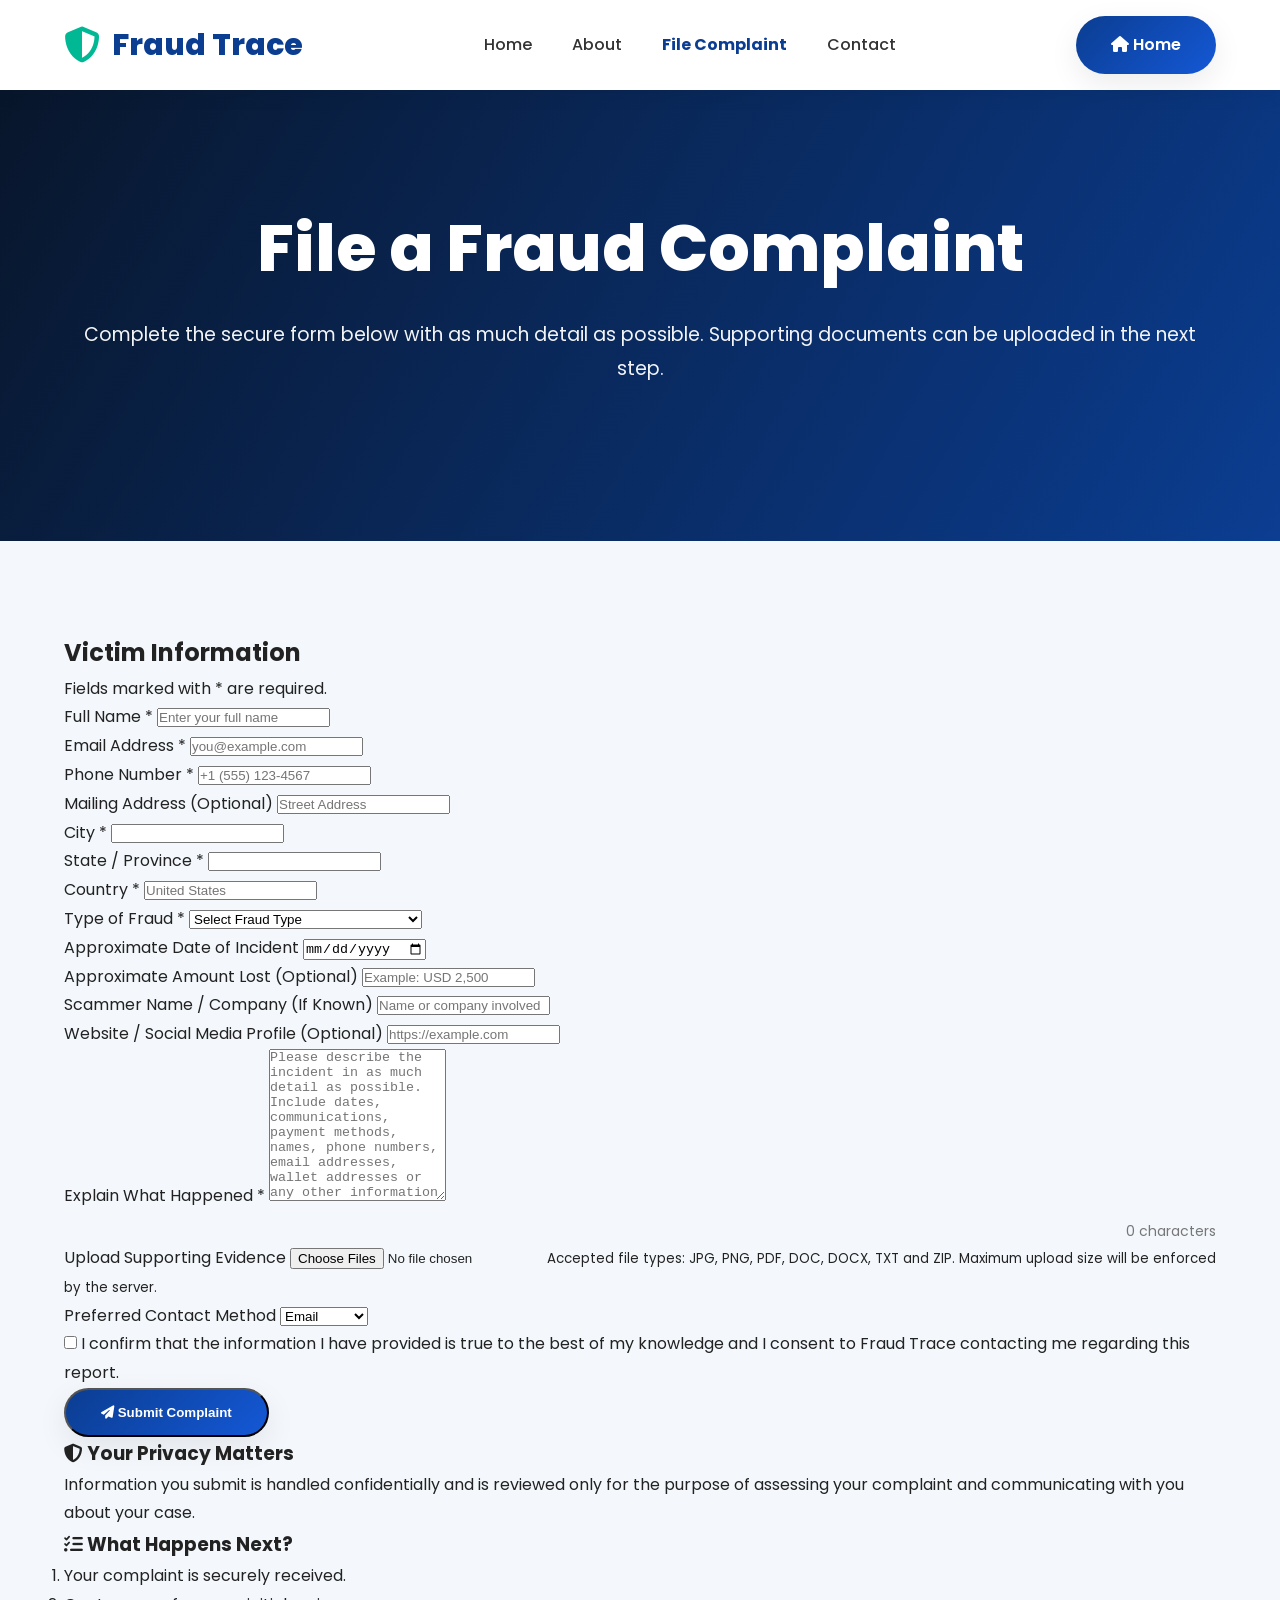
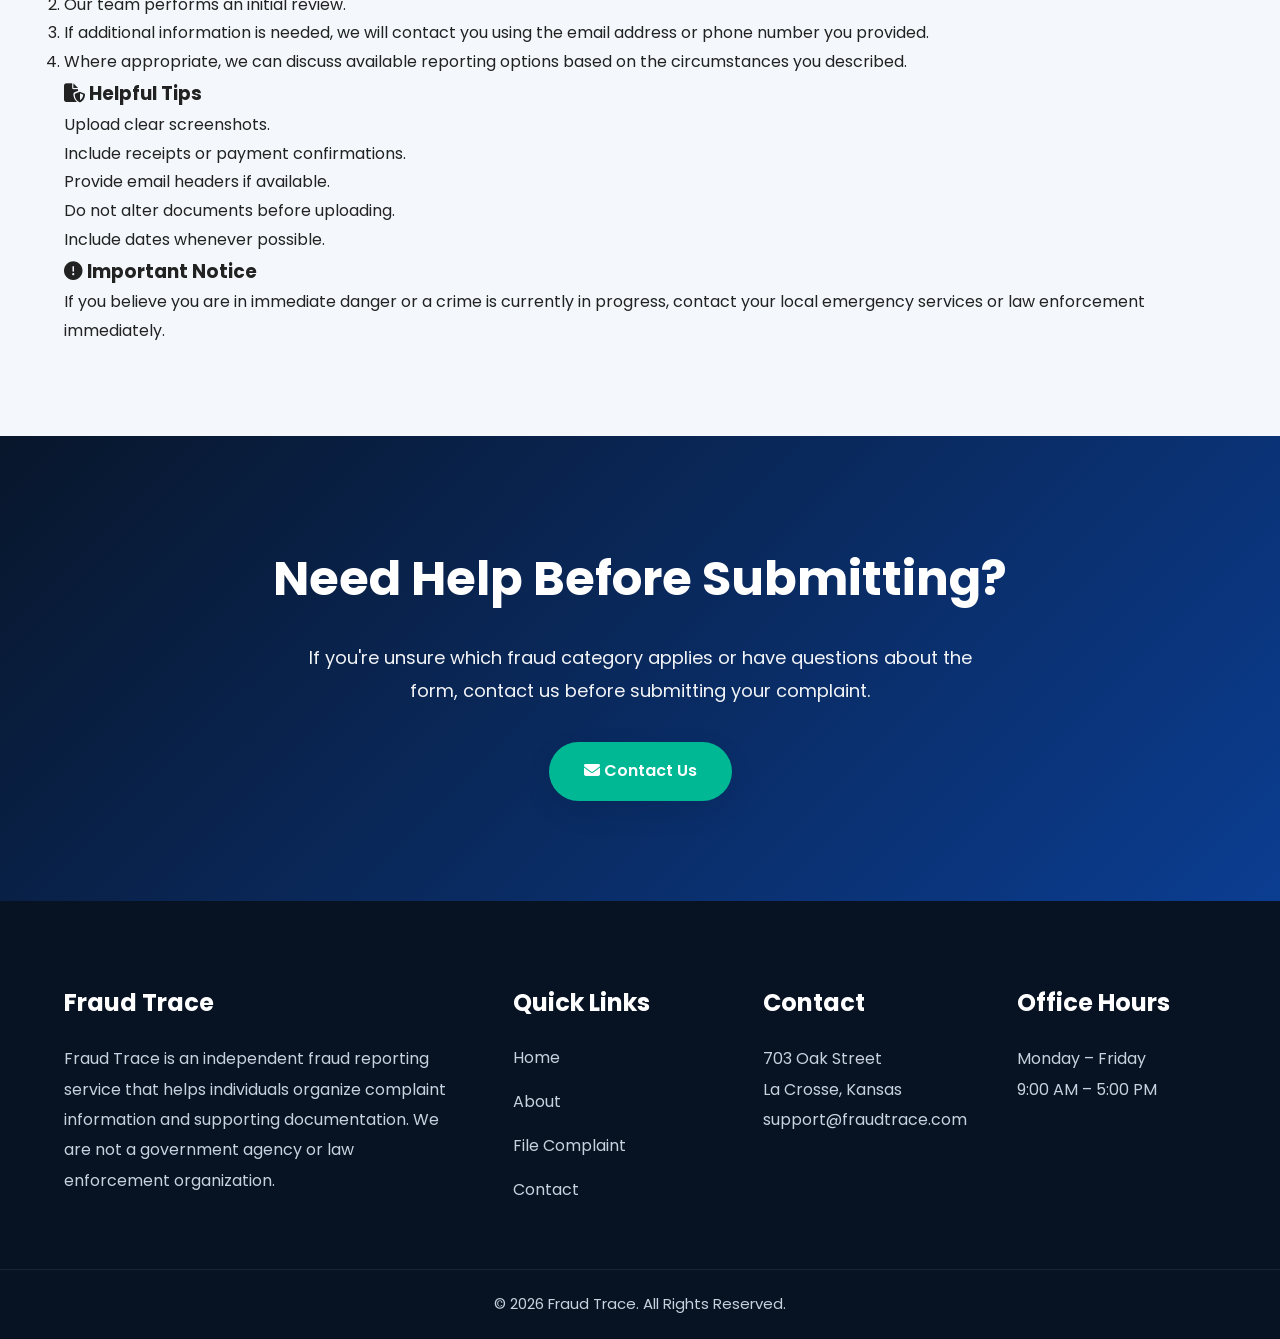
<file: complaint.html>
<!DOCTYPE html>
<html lang="en">

<head>

<meta charset="UTF-8">

<meta http-equiv="X-UA-Compatible" content="IE=edge">

<meta name="viewport" content="width=device-width, initial-scale=1.0">

<title>File a Complaint | Fraud Trace</title>

<meta name="description"
content="Securely report fraud or scams to Fraud Trace. Submit your complaint and supporting evidence for review.">

<link rel="preconnect" href="https://fonts.googleapis.com">

<link rel="preconnect" href="https://fonts.gstatic.com" crossorigin>

<link href="https://fonts.googleapis.com/css2?family=Poppins:wght@300;400;500;600;700;800&display=swap"
rel="stylesheet">

<link rel="stylesheet"
href="https://cdnjs.cloudflare.com/ajax/libs/font-awesome/6.6.0/css/all.min.css">

<link rel="stylesheet" href="css/style.css">

</head>

<body>

<!-- ===========================
HEADER
=========================== -->

<header>

<div class="container">

<div class="logo">

<i class="fa-solid fa-shield-halved"></i>

<span>Fraud Trace</span>

</div>

<nav>

<ul>

<li><a href="index.html">Home</a></li>

<li><a href="about.html">About</a></li>

<li><a href="complaint.html" class="active">File Complaint</a></li>

<li><a href="contact.html">Contact</a></li>

</ul>

</nav>

<a href="index.html" class="btn-primary">

<i class="fa-solid fa-house"></i>

Home

</a>

</div>

</header>

<!-- ===========================
PAGE HERO
=========================== -->

<section class="hero small-hero">

<div class="container">

<div class="hero-content text-center">

<h1>

File a Fraud Complaint

</h1>

<p>

Complete the secure form below with as much detail as possible.

Supporting documents can be uploaded in the next step.

</p>

</div>

</div>

</section>

<!-- ===========================
FORM
=========================== -->

<section class="complaint-section">

<div class="container">

<div class="complaint-wrapper">

<div class="form-side">

<div class="form-title">

<h2>

Victim Information

</h2>

<p>

Fields marked with *

are required.

</p>

</div>

<form
id="complaintForm"
action="submit-complaint.php"
method="POST"
enctype="multipart/form-data">

<!-- ===========================
FULL NAME
=========================== -->

<div class="form-group">

<label>

Full Name *

</label>

<input
type="text"
name="fullname"
placeholder="Enter your full name"
required>

</div>

<!-- ===========================
EMAIL
=========================== -->

<div class="form-group">

<label>

Email Address *

</label>

<input
type="email"
name="email"
placeholder="you@example.com"
required>

</div>

<!-- ===========================
PHONE
=========================== -->

<div class="form-group">

<label>

Phone Number *

</label>

<input
type="tel"
name="phone"
placeholder="+1 (555) 123-4567"
required>

</div>

<!-- ===========================
MAILING ADDRESS
=========================== -->

<div class="form-group">

<label>

Mailing Address (Optional)

</label>

<input
type="text"
name="address"
placeholder="Street Address">

</div>

<!-- ===========================
CITY
=========================== -->

<div class="two-column">

<div class="form-group">

<label>

City *

</label>

<input
type="text"
name="city"
required>

</div>

<div class="form-group">

<label>

State / Province *

</label>

<input
type="text"
name="state"
required>

</div>

</div>

<!-- ===========================
COUNTRY
=========================== -->

<div class="form-group">

<label>

Country *

</label>

<input
type="text"
name="country"
placeholder="United States"
required>

</div>
<!-- ===========================
FRAUD TYPE
=========================== -->

<div class="form-group">

<label>

Type of Fraud *

</label>

<select name="fraudType" required>

<option value="">Select Fraud Type</option>

<option>Romance Scam</option>

<option>Investment Fraud</option>

<option>Cryptocurrency Scam</option>

<option>Business Email Compromise (BEC)</option>

<option>Identity Theft</option>

<option>Check Fraud</option>

<option>Online Shopping Scam</option>

<option>Employment Scam</option>

<option>Advance Fee Scam</option>

<option>Lottery / Sweepstakes Scam</option>

<option>Tech Support Scam</option>

<option>Other</option>

</select>

</div>

<!-- ===========================
DATE OF INCIDENT
=========================== -->

<div class="form-group">

<label>

Approximate Date of Incident

</label>

<input

type="date"

name="incidentDate">

</div>

<!-- ===========================
AMOUNT LOST
=========================== -->

<div class="form-group">

<label>

Approximate Amount Lost (Optional)

</label>

<input

type="text"

name="amountLost"

placeholder="Example: USD 2,500">

</div>

<!-- ===========================
SCAMMER NAME
=========================== -->

<div class="form-group">

<label>

Scammer Name / Company (If Known)

</label>

<input

type="text"

name="scammer"

placeholder="Name or company involved">

</div>

<!-- ===========================
WEBSITE
=========================== -->

<div class="form-group">

<label>

Website / Social Media Profile (Optional)

</label>

<input

type="url"

name="website"

placeholder="https://example.com">

</div>

<!-- ===========================
DESCRIPTION
=========================== -->

<div class="form-group">

<label>

Explain What Happened *

</label>

<textarea

name="description"

rows="10"

placeholder="Please describe the incident in as much detail as possible. Include dates, communications, payment methods, names, phone numbers, email addresses, wallet addresses or any other information that may help us understand your report."

required></textarea>

</div>

<!-- ===========================
EVIDENCE
=========================== -->

<div class="form-group">

<label>

Upload Supporting Evidence

</label>

<input

type="file"

name="evidence"

multiple

accept=".jpg,.jpeg,.png,.pdf,.doc,.docx,.txt,.zip">

<small>

Accepted file types:

JPG, PNG, PDF, DOC, DOCX, TXT and ZIP.

Maximum upload size will be enforced by the server.

</small>

</div>

<!-- ===========================
CONTACT METHOD
=========================== -->

<div class="form-group">

<label>

Preferred Contact Method

</label>

<select name="contactMethod">

<option>Email</option>

<option>Phone Call</option>

<option>SMS</option>

</select>

</div>

<!-- ===========================
CONSENT
=========================== -->

<div class="form-group checkbox-group">

<label>

<input

type="checkbox"

required>

I confirm that the information I have provided is true to the best of my knowledge and I consent to Fraud Trace contacting me regarding this report.

</label>

</div>

<!-- ===========================
SUBMIT
=========================== -->

<div class="form-group">

<button

type="submit"

class="btn-primary submit-btn">

<i class="fa-solid fa-paper-plane"></i>

Submit Complaint

</button>

</div>

</form>

</div>
<!-- ==========================================
     RIGHT SIDEBAR
========================================== -->

<div class="info-side">

<div class="info-card">

<h3>

<i class="fa-solid fa-shield-halved"></i>

Your Privacy Matters

</h3>

<p>

Information you submit is handled confidentially and is reviewed only for the purpose of assessing your complaint and communicating with you about your case.

</p>

</div>

<div class="info-card">

<h3>

<i class="fa-solid fa-list-check"></i>

What Happens Next?

</h3>

<ol>

<li>Your complaint is securely received.</li>

<li>Our team performs an initial review.</li>

<li>If additional information is needed, we will contact you using the email address or phone number you provided.</li>

<li>Where appropriate, we can discuss available reporting options based on the circumstances you described.</li>

</ol>

</div>

<div class="info-card">

<h3>

<i class="fa-solid fa-file-shield"></i>

Helpful Tips

</h3>

<ul>

<li>Upload clear screenshots.</li>

<li>Include receipts or payment confirmations.</li>

<li>Provide email headers if available.</li>

<li>Do not alter documents before uploading.</li>

<li>Include dates whenever possible.</li>

</ul>

</div>

<div class="info-card emergency">

<h3>

<i class="fa-solid fa-circle-exclamation"></i>

Important Notice

</h3>

<p>

If you believe you are in immediate danger or a crime is currently in progress, contact your local emergency services or law enforcement immediately.

</p>

</div>

</div>

</div>

</div>

</section>

<!-- ==========================================
     CONTACT STRIP
========================================== -->

<section class="cta">

<div class="container">

<h2>

Need Help Before Submitting?

</h2>

<p>

If you're unsure which fraud category applies or have questions about the form, contact us before submitting your complaint.

</p>

<a href="contact.html" class="btn-primary">

<i class="fa-solid fa-envelope"></i>

Contact Us

</a>

</div>

</section>

<!-- ==========================================
     FOOTER
========================================== -->

<footer>

<div class="container footer-grid">

<div>

<h3>

Fraud Trace

</h3>

<p>

Fraud Trace is an independent fraud reporting service that helps individuals organize complaint information and supporting documentation. We are not a government agency or law enforcement organization.

</p>

</div>

<div>

<h3>

Quick Links

</h3>

<ul>

<li><a href="index.html">Home</a></li>

<li><a href="about.html">About</a></li>

<li><a href="complaint.html">File Complaint</a></li>

<li><a href="contact.html">Contact</a></li>

</ul>

</div>

<div>

<h3>

Contact

</h3>

<p>

703 Oak Street<br>

La Crosse, Kansas

</p>

<p>

support@fraudtrace.com

</p>

</div>

<div>

<h3>

Office Hours

</h3>

<p>

Monday – Friday

</p>

<p>

9:00 AM – 5:00 PM

</p>

</div>

</div>

<div class="copyright">

<p>

© 2026 Fraud Trace. All Rights Reserved.

</p>

</div>

</footer>

<button id="topBtn">

<i class="fa-solid fa-arrow-up"></i>

</button>

<script src="js/script.js"></script>

</body>

</html>
</file>
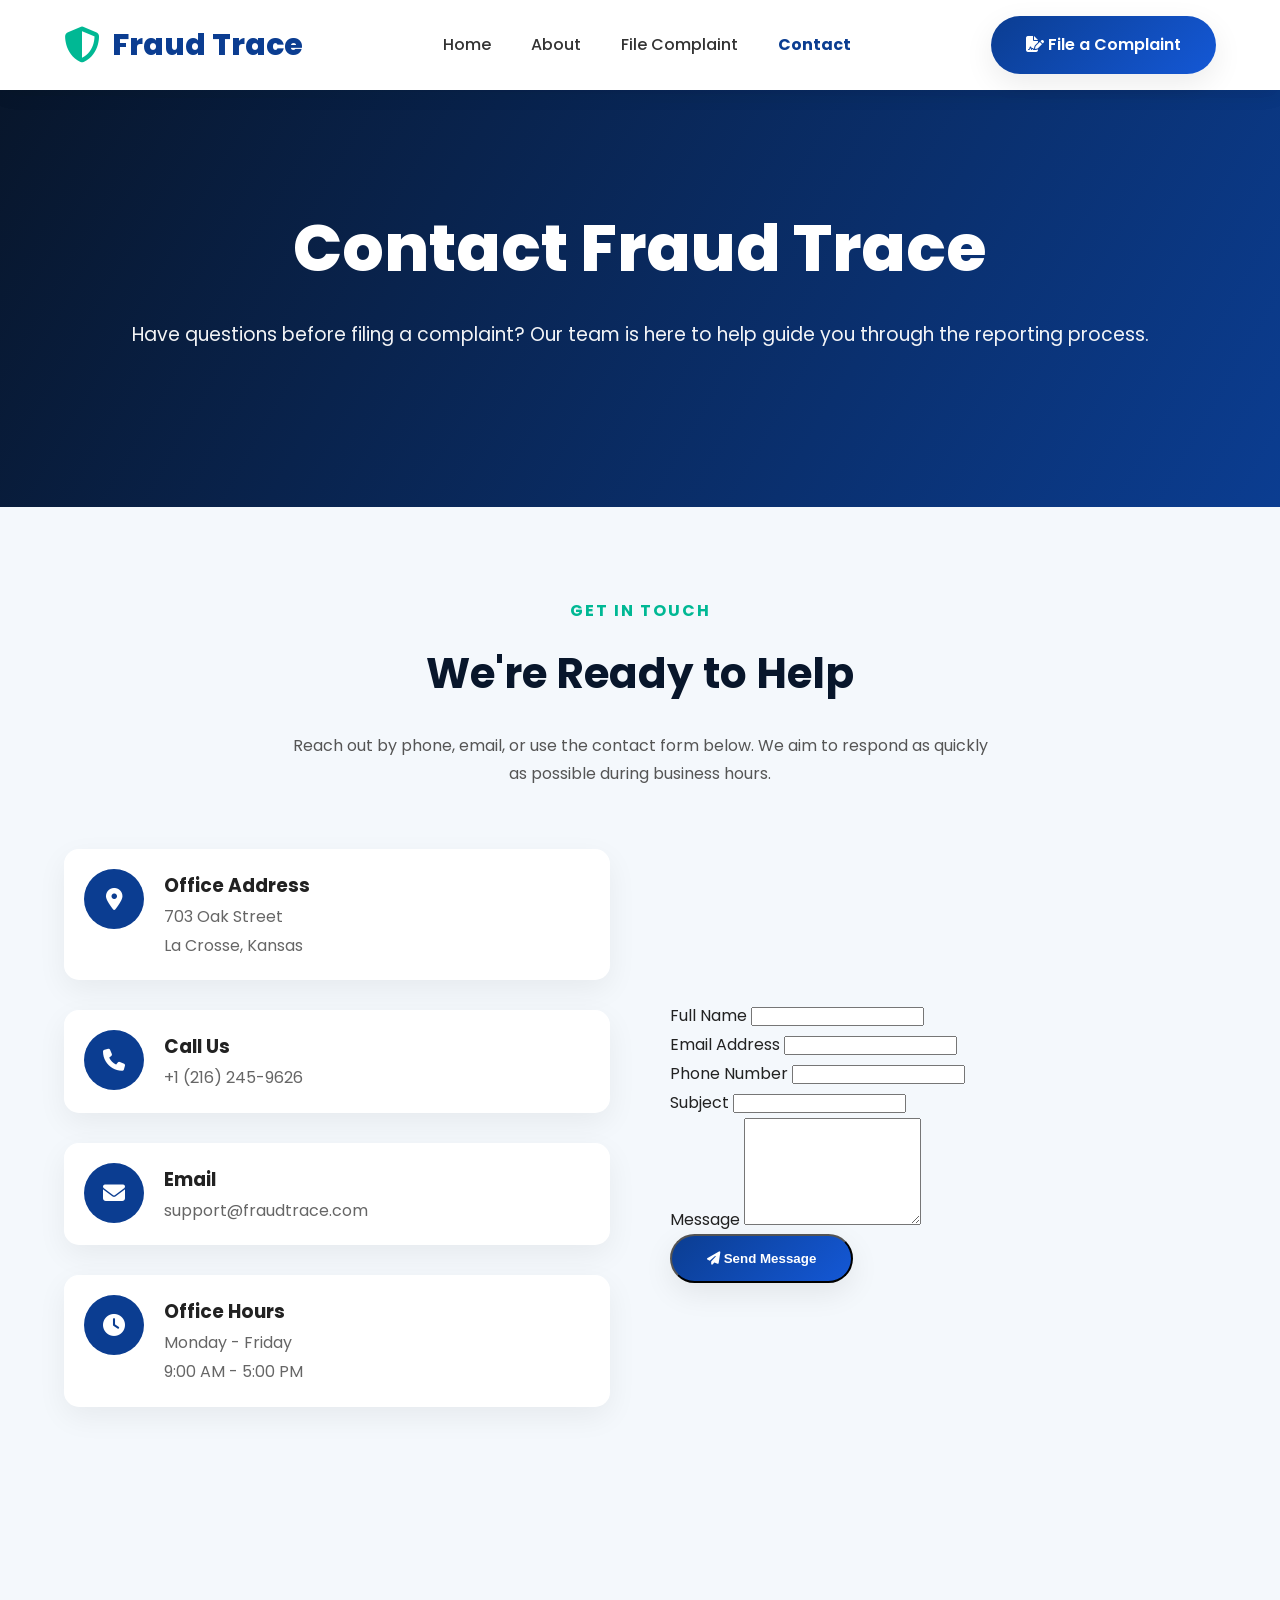
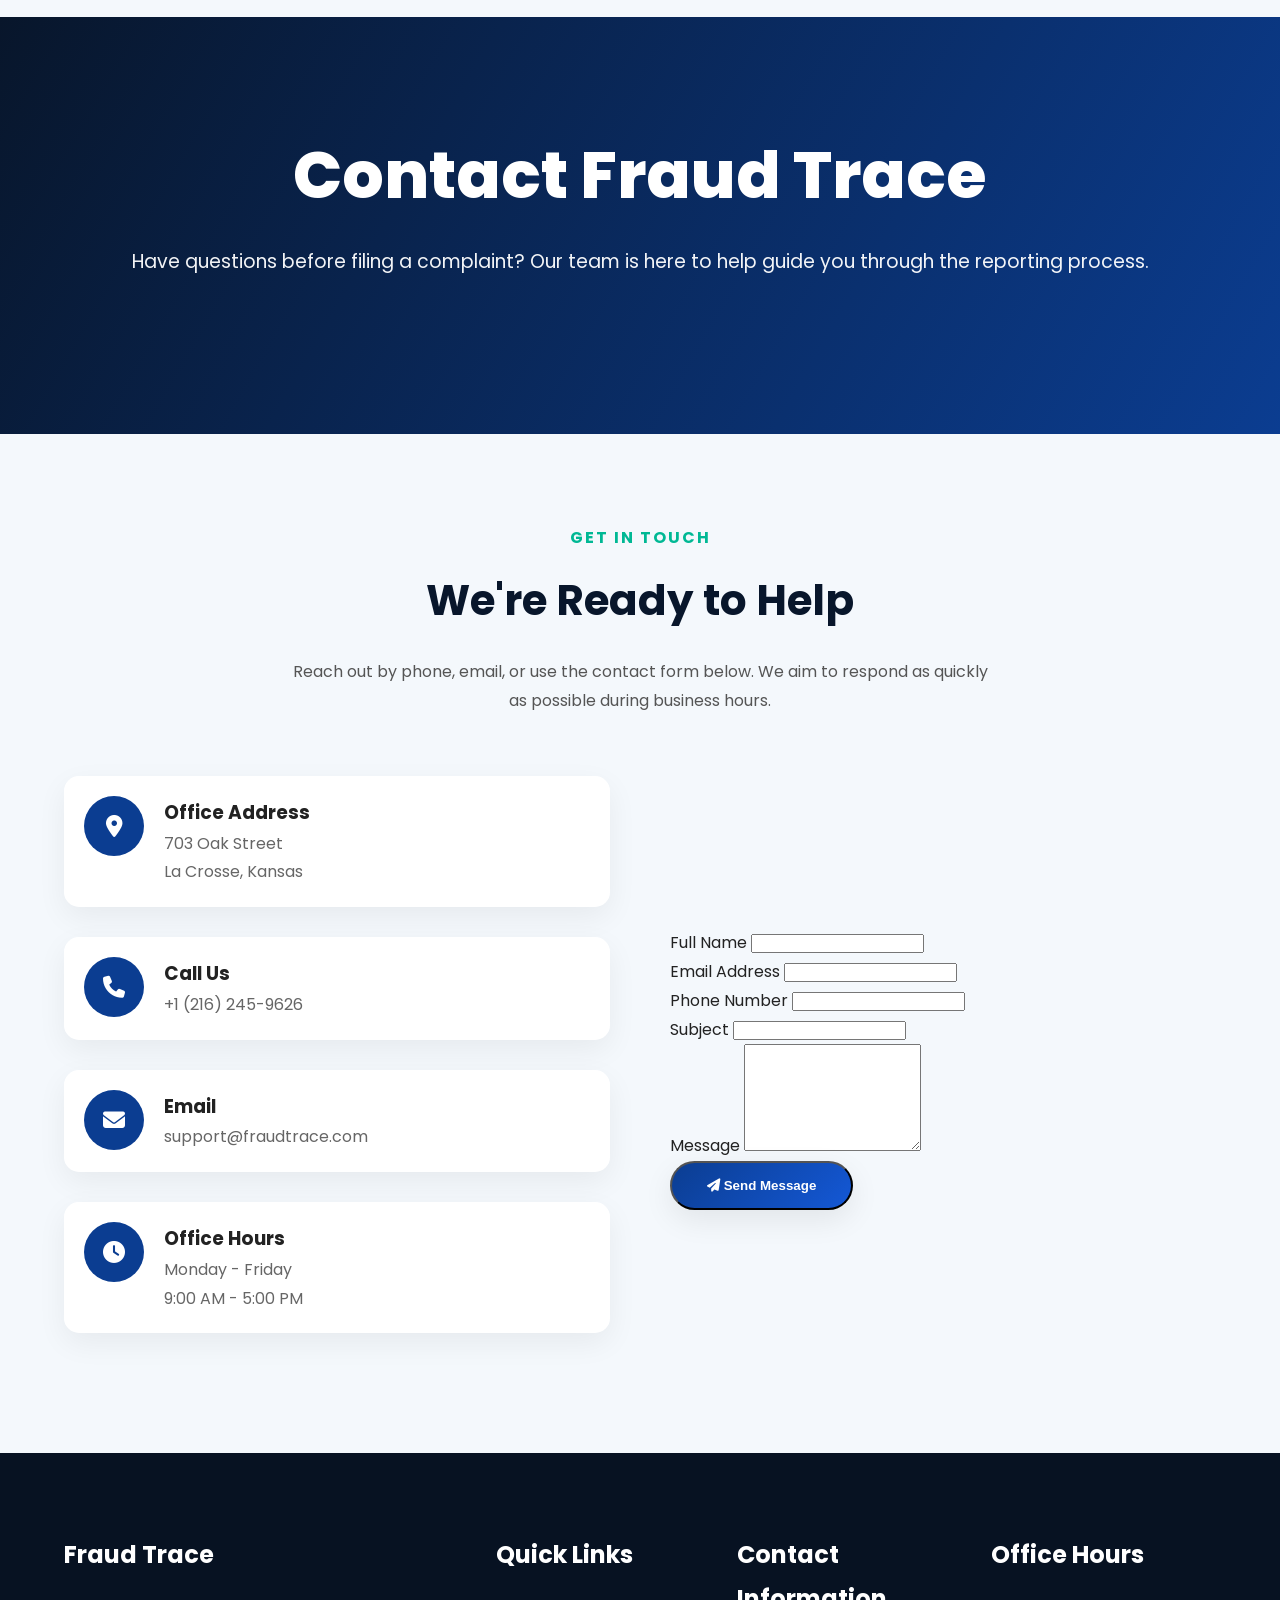
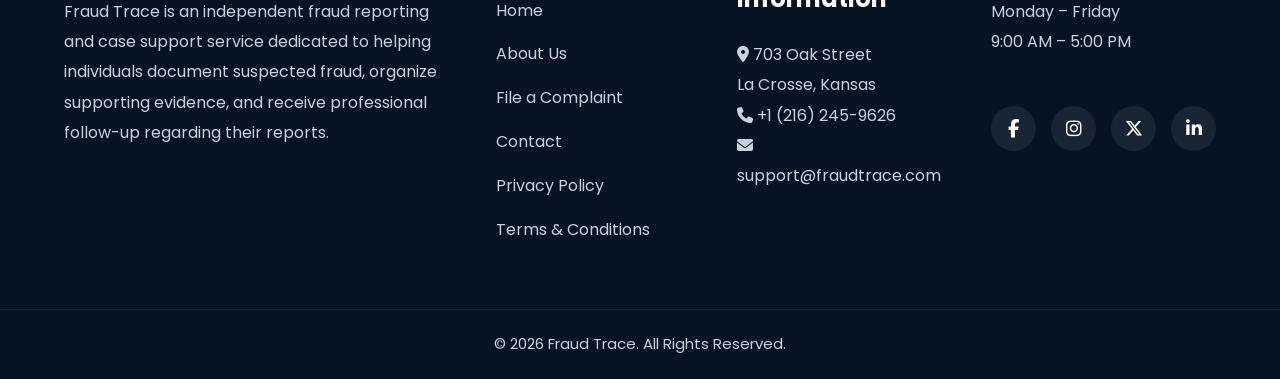
<file: contact.html>
<!DOCTYPE html>
<html lang="en">

<head>

<meta charset="UTF-8">

<meta http-equiv="X-UA-Compatible" content="IE=edge">

<meta name="viewport" content="width=device-width, initial-scale=1.0">

<title>Contact Us | Fraud Trace</title>

<meta name="description"
content="Contact Fraud Trace for questions about fraud reporting or assistance with your complaint.">

<link rel="preconnect" href="https://fonts.googleapis.com">

<link rel="preconnect" href="https://fonts.gstatic.com" crossorigin>

<link href="https://fonts.googleapis.com/css2?family=Poppins:wght@300;400;500;600;700;800&display=swap"
rel="stylesheet">

<link rel="stylesheet"
href="https://cdnjs.cloudflare.com/ajax/libs/font-awesome/6.6.0/css/all.min.css">

<link rel="stylesheet"
href="css/style.css">

</head>

<body>

<!-- ===========================================
HEADER
=========================================== -->

<header>

<div class="container">

<div class="logo">

<i class="fa-solid fa-shield-halved"></i>

<span>Fraud Trace</span>

</div>

<nav>

<ul>

<li><a href="index.html">Home</a></li>

<li><a href="about.html">About</a></li>

<li><a href="complaint.html">File Complaint</a></li>

<li><a href="contact.html" class="active">Contact</a></li>

</ul>

</nav>

<a href="complaint.html" class="btn-primary">

<i class="fa-solid fa-file-signature"></i>

File a Complaint

</a>

</div>

</header>

<!-- ===========================================
HERO
=========================================== -->

<section class="hero small-hero">

<div class="container">

<div class="hero-content text-center">

<h1>

Contact Fraud Trace

</h1>

<p>

Have questions before filing a complaint? Our team is here to help guide you through the reporting process.

</p>

</div>

</div>

</section>

<!-- ===========================================
CONTACT INFORMATION
=========================================== -->

<section class="contact-section">

<div class="container">

<div class="section-title">

<span>

GET IN TOUCH

</span>

<h2>

We're Ready to Help

</h2>

<p>

Reach out by phone, email, or use the contact form below. We aim to respond as quickly as possible during business hours.

</p>

</div>

<div class="contact-grid">

<!-- LEFT SIDE -->

<div class="contact-info">

<div class="contact-box">

<i class="fa-solid fa-location-dot"></i>

<div>

<h3>

Office Address

</h3>

<p>

703 Oak Street

<br>

La Crosse, Kansas

</p>

</div>

</div>

<div class="contact-box">

<i class="fa-solid fa-phone"></i>

<div>

<h3>

Call Us

</h3>

<p>

+1 (216) 245-9626

</p>

</div>

</div>

<div class="contact-box">

<i class="fa-solid fa-envelope"></i>

<div>

<h3>

Email

</h3>

<p>

support@fraudtrace.com

</p>

</div>

</div>

<div class="contact-box">

<i class="fa-solid fa-clock"></i>

<div>

<h3>

Office Hours

</h3>

<p>

Monday - Friday

<br>

9:00 AM - 5:00 PM

</p>

</div>

</div>

</div>

<!-- RIGHT SIDE -->

<div class="contact-form">

<form action="contact-submit.php"

method="POST">

<div class="form-group">

<label>

Full Name

</label>

<input

type="text"

name="fullname"

required>

</div>

<div class="form-group">

<label>

Email Address

</label>

<input

type="email"

name="email"

required>

</div>

<div class="form-group">

<label>

Phone Number

</label>

<input

type="tel"

name="phone">

</div>

<div class="form-group">

<label>

Subject

</label>

<input

type="text"

name="subject"

required>

</div>

<div class="form-group">

<label>

Message

</label>

<textarea

name="message"

rows="7"

required></textarea>

</div>

<button

class="btn-primary"

type="submit">

<i class="fa-solid fa-paper-plane"></i>

Send Message

</button>

</form>

</div>

</div>

</div>

</section>
<!DOCTYPE html>
<html lang="en">

<head>

<meta charset="UTF-8">

<meta http-equiv="X-UA-Compatible" content="IE=edge">

<meta name="viewport" content="width=device-width, initial-scale=1.0">

<title>Contact Us | Fraud Trace</title>

<meta name="description"
content="Contact Fraud Trace for questions about fraud reporting or assistance with your complaint.">

<link rel="preconnect" href="https://fonts.googleapis.com">

<link rel="preconnect" href="https://fonts.gstatic.com" crossorigin>

<link href="https://fonts.googleapis.com/css2?family=Poppins:wght@300;400;500;600;700;800&display=swap"
rel="stylesheet">

<link rel="stylesheet"
href="https://cdnjs.cloudflare.com/ajax/libs/font-awesome/6.6.0/css/all.min.css">

<link rel="stylesheet"
href="css/style.css">

</head>

<body>

<!-- ===========================================
HEADER
=========================================== -->

<header>

<div class="container">

<div class="logo">

<i class="fa-solid fa-shield-halved"></i>

<span>Fraud Trace</span>

</div>

<nav>

<ul>

<li><a href="index.html">Home</a></li>

<li><a href="about.html">About</a></li>

<li><a href="complaint.html">File Complaint</a></li>

<li><a href="contact.html" class="active">Contact</a></li>

</ul>

</nav>

<a href="complaint.html" class="btn-primary">

<i class="fa-solid fa-file-signature"></i>

File a Complaint

</a>

</div>

</header>

<!-- ===========================================
HERO
=========================================== -->

<section class="hero small-hero">

<div class="container">

<div class="hero-content text-center">

<h1>

Contact Fraud Trace

</h1>

<p>

Have questions before filing a complaint? Our team is here to help guide you through the reporting process.

</p>

</div>

</div>

</section>

<!-- ===========================================
CONTACT INFORMATION
=========================================== -->

<section class="contact-section">

<div class="container">

<div class="section-title">

<span>

GET IN TOUCH

</span>

<h2>

We're Ready to Help

</h2>

<p>

Reach out by phone, email, or use the contact form below. We aim to respond as quickly as possible during business hours.

</p>

</div>

<div class="contact-grid">

<!-- LEFT SIDE -->

<div class="contact-info">

<div class="contact-box">

<i class="fa-solid fa-location-dot"></i>

<div>

<h3>

Office Address

</h3>

<p>

703 Oak Street

<br>

La Crosse, Kansas

</p>

</div>

</div>

<div class="contact-box">

<i class="fa-solid fa-phone"></i>

<div>

<h3>

Call Us

</h3>

<p>

+1 (216) 245-9626

</p>

</div>

</div>

<div class="contact-box">

<i class="fa-solid fa-envelope"></i>

<div>

<h3>

Email

</h3>

<p>

support@fraudtrace.com

</p>

</div>

</div>

<div class="contact-box">

<i class="fa-solid fa-clock"></i>

<div>

<h3>

Office Hours

</h3>

<p>

Monday - Friday

<br>

9:00 AM - 5:00 PM

</p>

</div>

</div>

</div>

<!-- RIGHT SIDE -->

<div class="contact-form">

<form action="contact-submit.php"

method="POST">

<div class="form-group">

<label>

Full Name

</label>

<input

type="text"

name="fullname"

required>

</div>

<div class="form-group">

<label>

Email Address

</label>

<input

type="email"

name="email"

required>

</div>

<div class="form-group">

<label>

Phone Number

</label>

<input

type="tel"

name="phone">

</div>

<div class="form-group">

<label>

Subject

</label>

<input

type="text"

name="subject"

required>

</div>

<div class="form-group">

<label>

Message

</label>

<textarea

name="message"

rows="7"

required></textarea>

</div>

<button

class="btn-primary"

type="submit">

<i class="fa-solid fa-paper-plane"></i>

Send Message

</button>

</form>

</div>

</div>

</div>

</section>
<!-- ===========================================
FOOTER
=========================================== -->

<footer>

<div class="container footer-grid">

<div>

<h3>

Fraud Trace

</h3>

<p>

Fraud Trace is an independent fraud reporting and case support service dedicated to helping individuals document suspected fraud, organize supporting evidence, and receive professional follow-up regarding their reports.

</p>

</div>

<div>

<h3>

Quick Links

</h3>

<ul>

<li><a href="index.html">Home</a></li>

<li><a href="about.html">About Us</a></li>

<li><a href="complaint.html">File a Complaint</a></li>

<li><a href="contact.html">Contact</a></li>

<li><a href="privacy.html">Privacy Policy</a></li>

<li><a href="terms.html">Terms & Conditions</a></li>

</ul>

</div>

<div>

<h3>

Contact Information

</h3>

<p>

<i class="fa-solid fa-location-dot"></i>

703 Oak Street

<br>

La Crosse, Kansas

</p>

<p>

<i class="fa-solid fa-phone"></i>

+1 (216) 245-9626

</p>

<p>

<i class="fa-solid fa-envelope"></i>

support@fraudtrace.com

</p>

</div>

<div>

<h3>

Office Hours

</h3>

<p>

Monday – Friday

<br>

9:00 AM – 5:00 PM

</p>

<br>

<div class="social-icons">

<a href="#" aria-label="Facebook">

<i class="fab fa-facebook-f"></i>

</a>

<a href="#" aria-label="Instagram">

<i class="fab fa-instagram"></i>

</a>

<a href="#" aria-label="X">

<i class="fab fa-x-twitter"></i>

</a>

<a href="#" aria-label="LinkedIn">

<i class="fab fa-linkedin-in"></i>

</a>

</div>

</div>

</div>

<div class="copyright">

<p>

© 2026 Fraud Trace. All Rights Reserved.

</p>

</div>

</footer>

<!-- ===========================================
SCROLL TO TOP
=========================================== -->

<button id="topBtn">

<i class="fa-solid fa-arrow-up"></i>

</button>

<script src="js/script.js"></script>

</body>

</html>
</file>
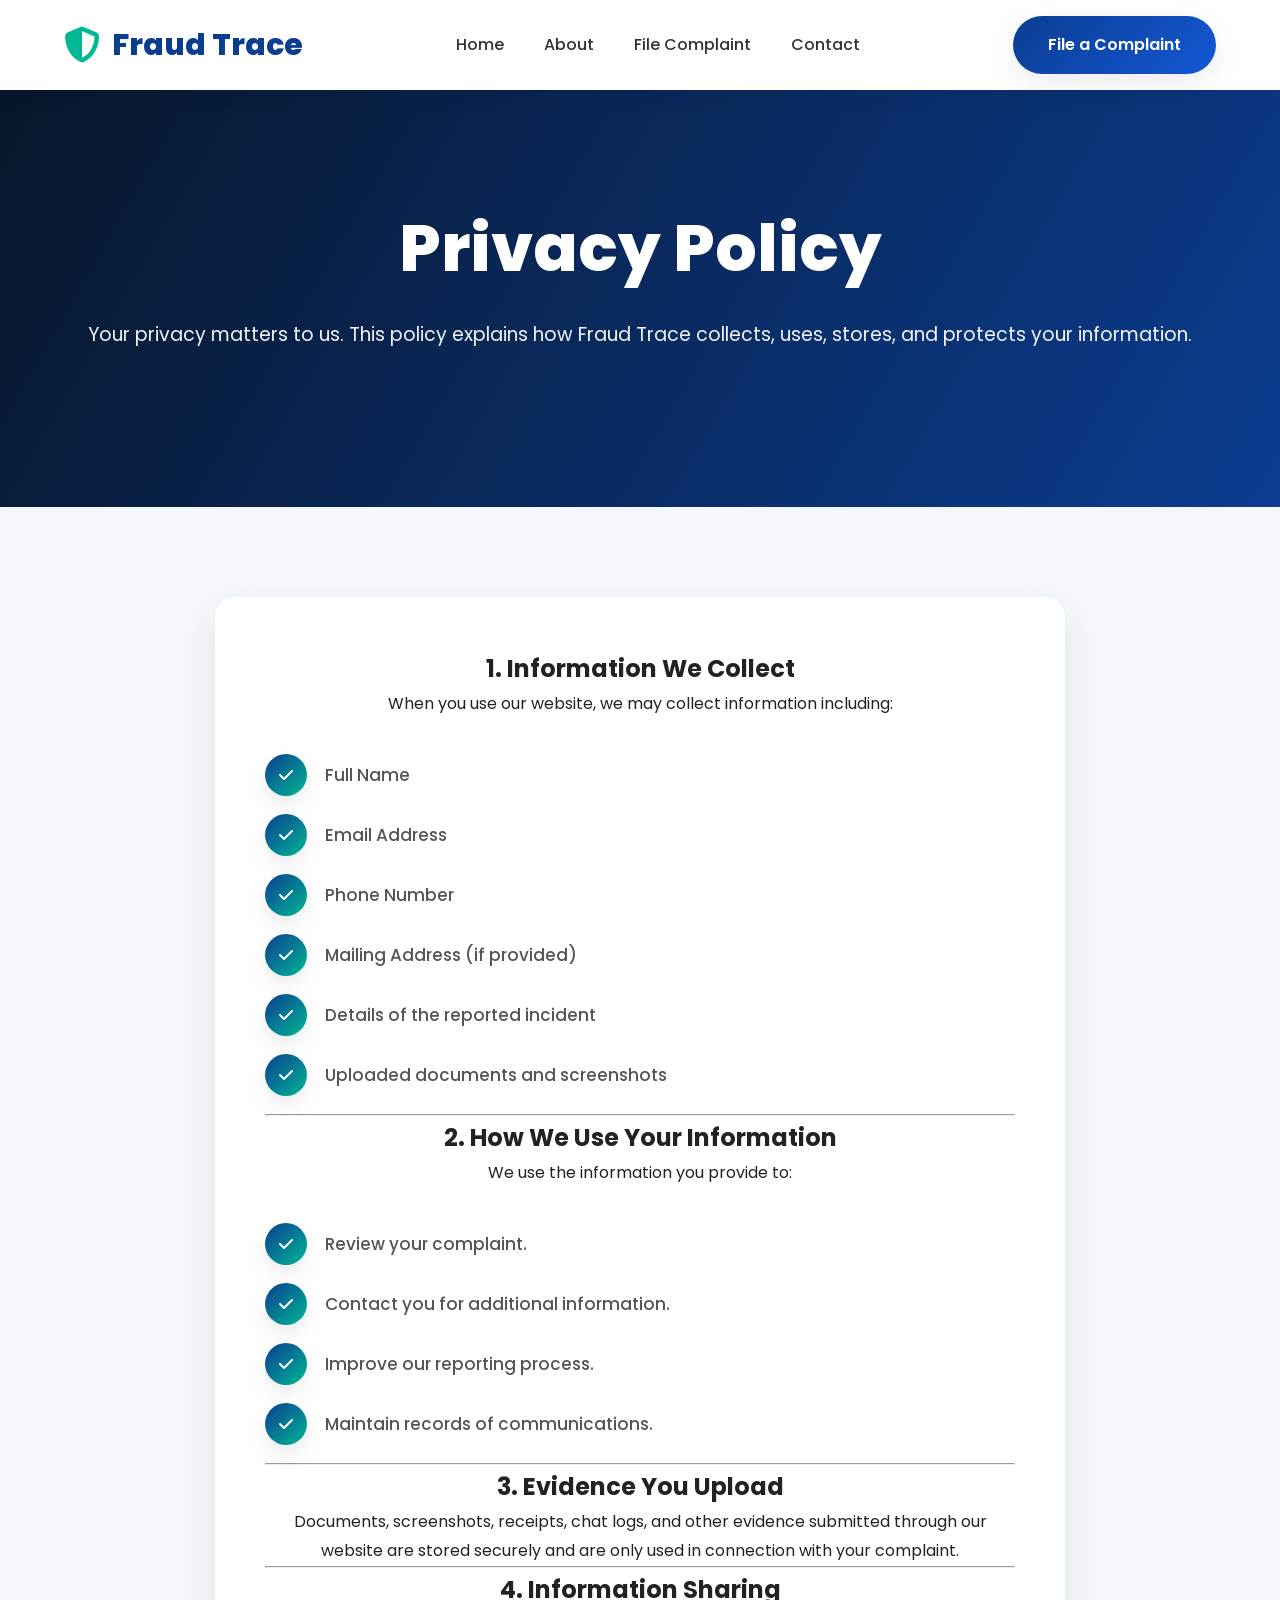
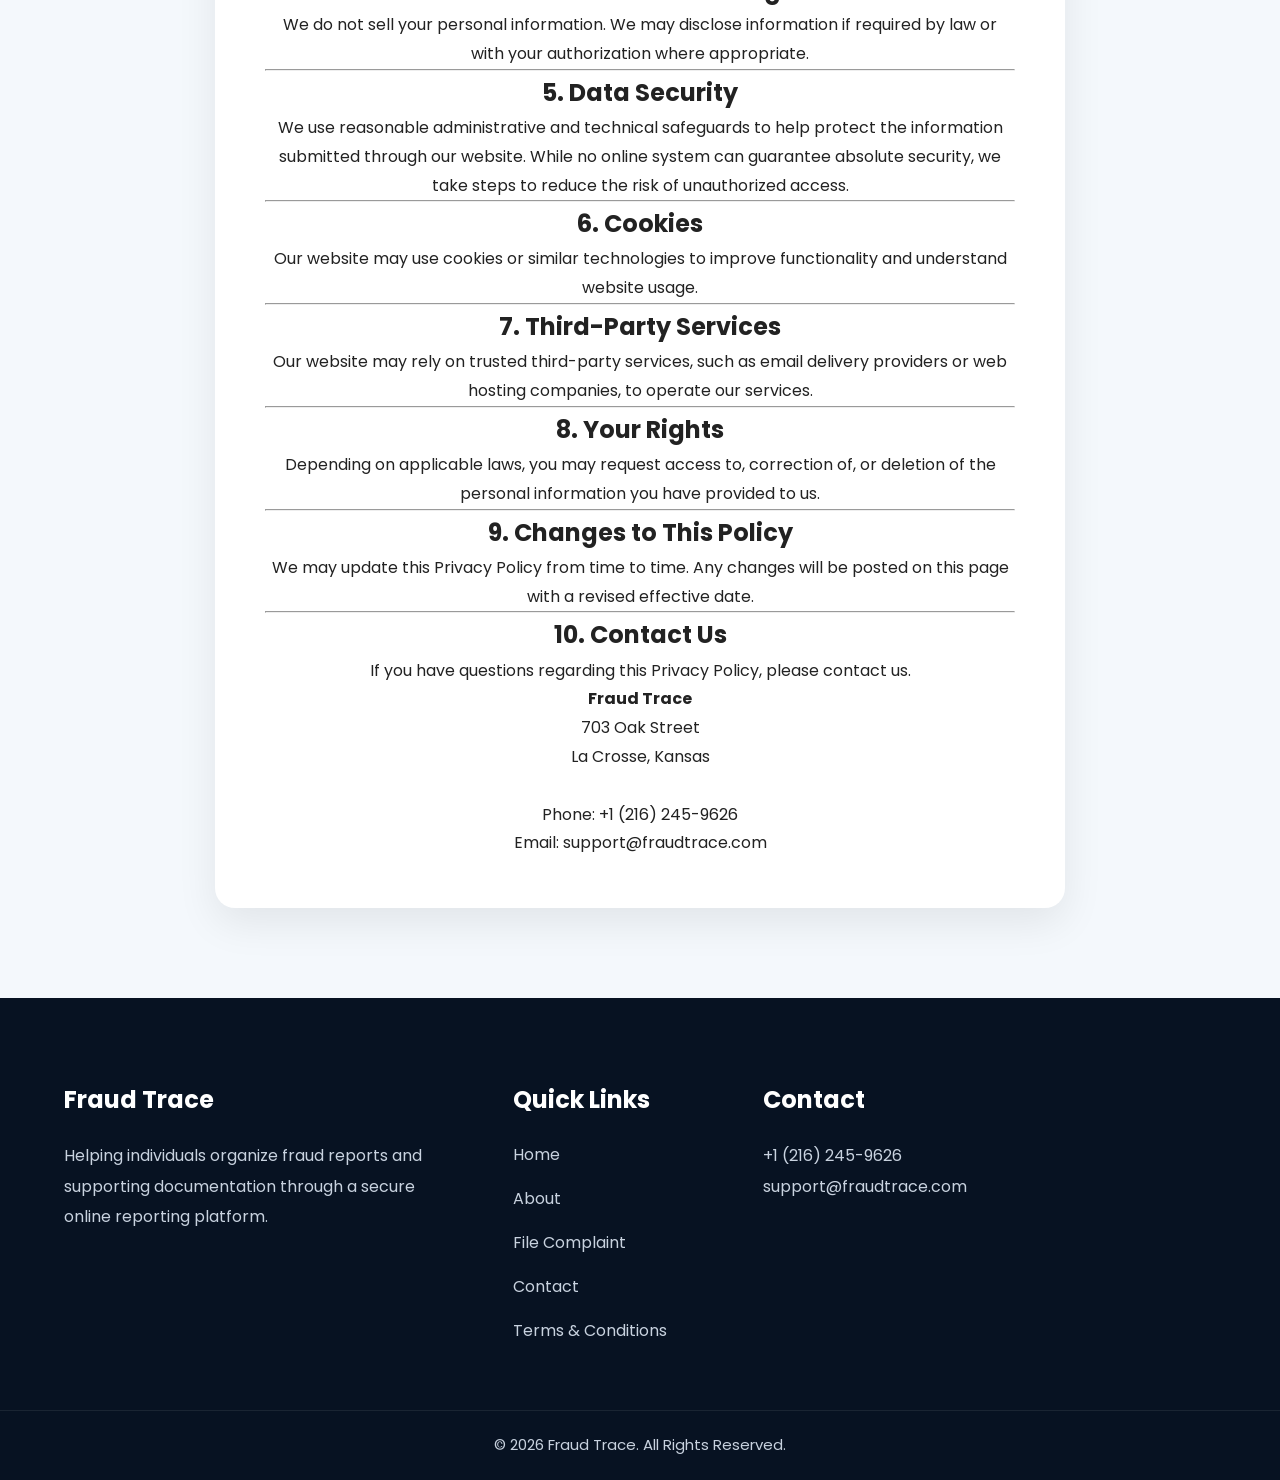
<file: privacy.html>
<!DOCTYPE html>
<html lang="en">

<head>

<meta charset="UTF-8">

<meta http-equiv="X-UA-Compatible" content="IE=edge">

<meta name="viewport" content="width=device-width, initial-scale=1.0">

<title>Privacy Policy | Fraud Trace</title>

<meta name="description" content="Fraud Trace Privacy Policy">

<link rel="preconnect" href="https://fonts.googleapis.com">

<link rel="preconnect" href="https://fonts.gstatic.com" crossorigin>

<link href="https://fonts.googleapis.com/css2?family=Poppins:wght@300;400;500;600;700;800&display=swap" rel="stylesheet">

<link rel="stylesheet" href="https://cdnjs.cloudflare.com/ajax/libs/font-awesome/6.6.0/css/all.min.css">

<link rel="stylesheet" href="css/style.css">

</head>

<body>

<header>

<div class="container">

<div class="logo">

<i class="fa-solid fa-shield-halved"></i>

<span>Fraud Trace</span>

</div>

<nav>

<ul>

<li><a href="index.html">Home</a></li>

<li><a href="about.html">About</a></li>

<li><a href="complaint.html">File Complaint</a></li>

<li><a href="contact.html">Contact</a></li>

</ul>

</nav>

<a href="complaint.html" class="btn-primary">

File a Complaint

</a>

</div>

</header>

<section class="hero small-hero">

<div class="container">

<div class="hero-content text-center">

<h1>

Privacy Policy

</h1>

<p>

Your privacy matters to us. This policy explains how Fraud Trace collects, uses, stores, and protects your information.

</p>

</div>

</div>

</section>

<section class="privacy-section">

<div class="container">

<div class="success-card">

<h2>

1. Information We Collect

</h2>

<p>

When you use our website, we may collect information including:

</p>

<ul class="check-list">

<li><i class="fa-solid fa-check"></i> Full Name</li>

<li><i class="fa-solid fa-check"></i> Email Address</li>

<li><i class="fa-solid fa-check"></i> Phone Number</li>

<li><i class="fa-solid fa-check"></i> Mailing Address (if provided)</li>

<li><i class="fa-solid fa-check"></i> Details of the reported incident</li>

<li><i class="fa-solid fa-check"></i> Uploaded documents and screenshots</li>

</ul>

<hr>

<h2>

2. How We Use Your Information

</h2>

<p>

We use the information you provide to:

</p>

<ul class="check-list">

<li><i class="fa-solid fa-check"></i> Review your complaint.</li>

<li><i class="fa-solid fa-check"></i> Contact you for additional information.</li>

<li><i class="fa-solid fa-check"></i> Improve our reporting process.</li>

<li><i class="fa-solid fa-check"></i> Maintain records of communications.</li>

</ul>

<hr>

<h2>

3. Evidence You Upload

</h2>

<p>

Documents, screenshots, receipts, chat logs, and other evidence submitted through our website are stored securely and are only used in connection with your complaint.

</p>

<hr>

<h2>

4. Information Sharing

</h2>

<p>

We do not sell your personal information. We may disclose information if required by law or with your authorization where appropriate.

</p>

<hr>

<h2>

5. Data Security

</h2>

<p>

We use reasonable administrative and technical safeguards to help protect the information submitted through our website. While no online system can guarantee absolute security, we take steps to reduce the risk of unauthorized access.

</p>

<hr>

<h2>

6. Cookies

</h2>

<p>

Our website may use cookies or similar technologies to improve functionality and understand website usage.

</p>

<hr>

<h2>

7. Third-Party Services

</h2>

<p>

Our website may rely on trusted third-party services, such as email delivery providers or web hosting companies, to operate our services.

</p>

<hr>

<h2>

8. Your Rights

</h2>

<p>

Depending on applicable laws, you may request access to, correction of, or deletion of the personal information you have provided to us.

</p>

<hr>

<h2>

9. Changes to This Policy

</h2>

<p>

We may update this Privacy Policy from time to time. Any changes will be posted on this page with a revised effective date.

</p>

<hr>

<h2>

10. Contact Us

</h2>

<p>

If you have questions regarding this Privacy Policy, please contact us.

</p>

<p>

<strong>Fraud Trace</strong><br>

703 Oak Street<br>

La Crosse, Kansas<br><br>

Phone: +1 (216) 245-9626<br>

Email: support@fraudtrace.com

</p>

</div>

</div>

</section>

<footer>

<div class="container footer-grid">

<div>

<h3>

Fraud Trace

</h3>

<p>

Helping individuals organize fraud reports and supporting documentation through a secure online reporting platform.

</p>

</div>

<div>

<h3>

Quick Links

</h3>

<ul>

<li><a href="index.html">Home</a></li>

<li><a href="about.html">About</a></li>

<li><a href="complaint.html">File Complaint</a></li>

<li><a href="contact.html">Contact</a></li>

<li><a href="terms.html">Terms & Conditions</a></li>

</ul>

</div>

<div>

<h3>

Contact

</h3>

<p>

+1 (216) 245-9626

</p>

<p>

support@fraudtrace.com

</p>

</div>

</div>

<div class="copyright">

<p>

© 2026 Fraud Trace. All Rights Reserved.

</p>

</div>

</footer>

<button id="topBtn">

<i class="fa-solid fa-arrow-up"></i>

</button>

<script src="js/script.js"></script>

</body>

</html>
</file>
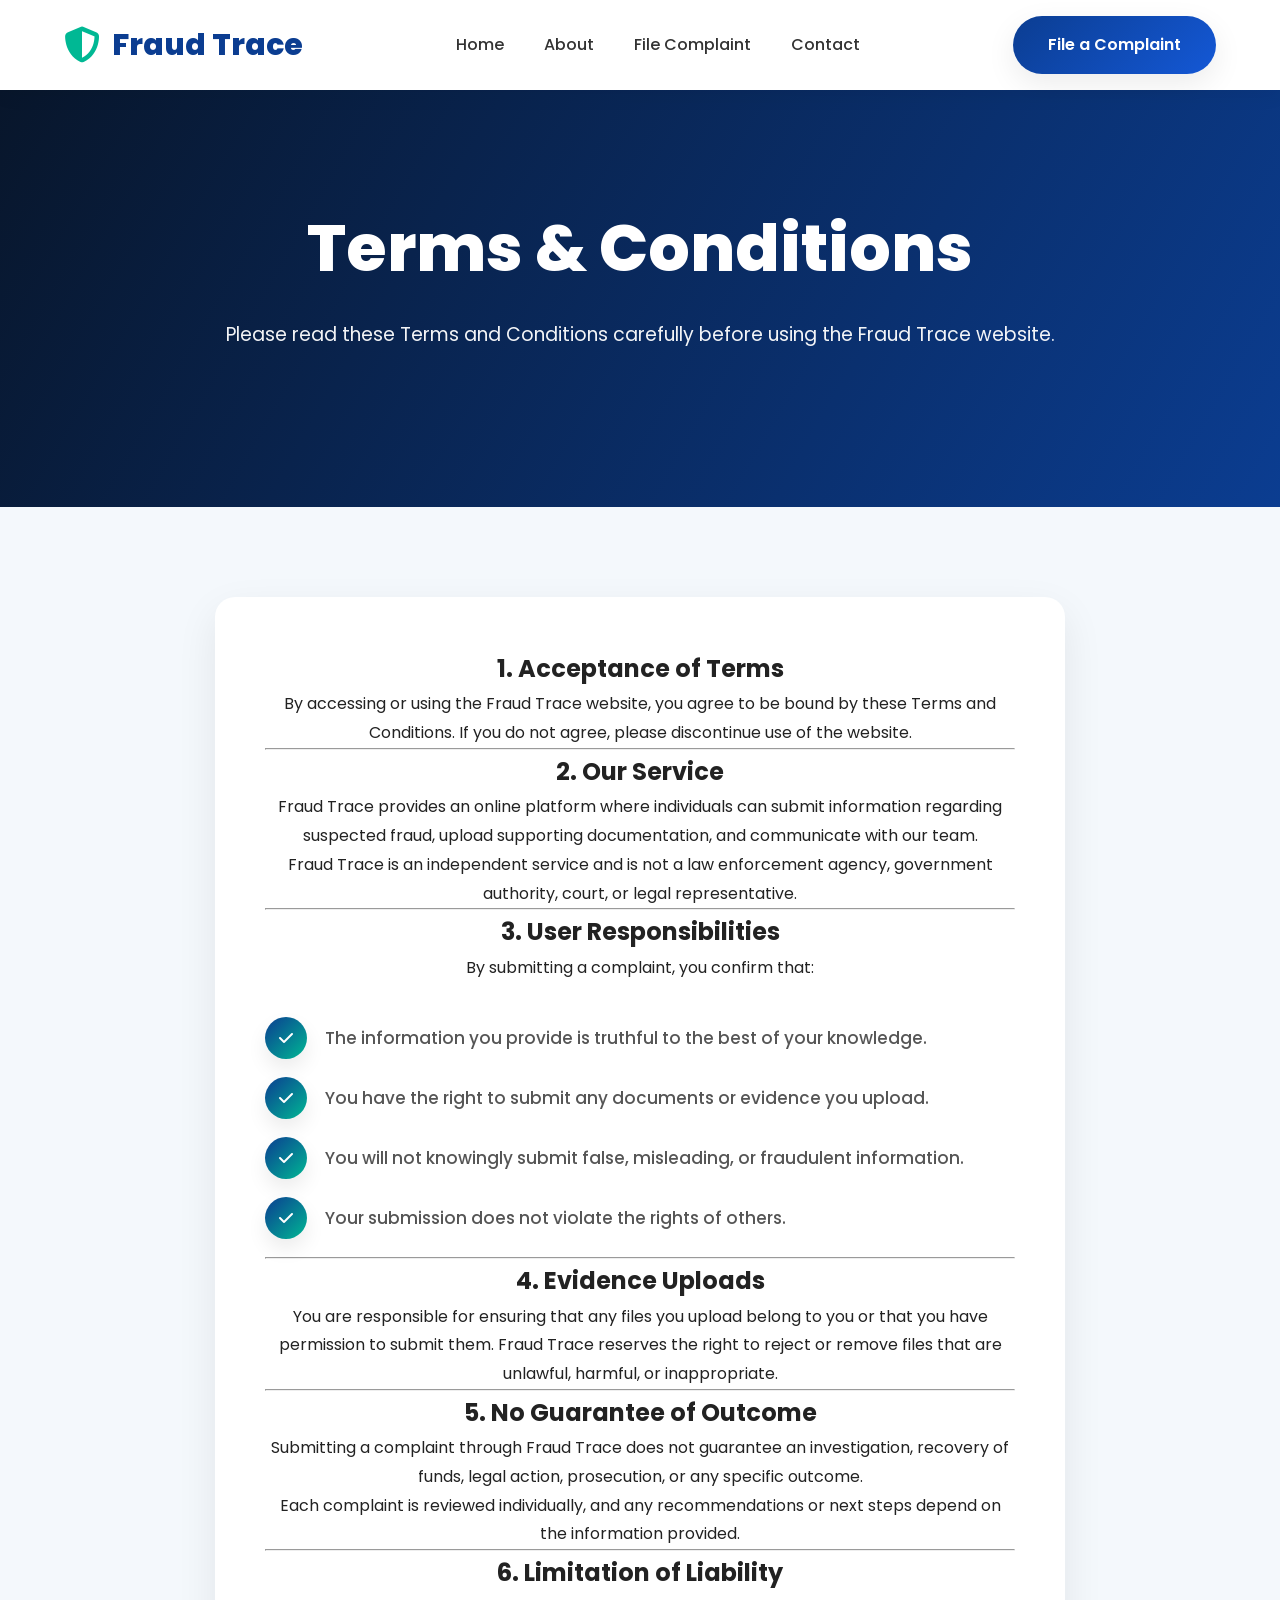
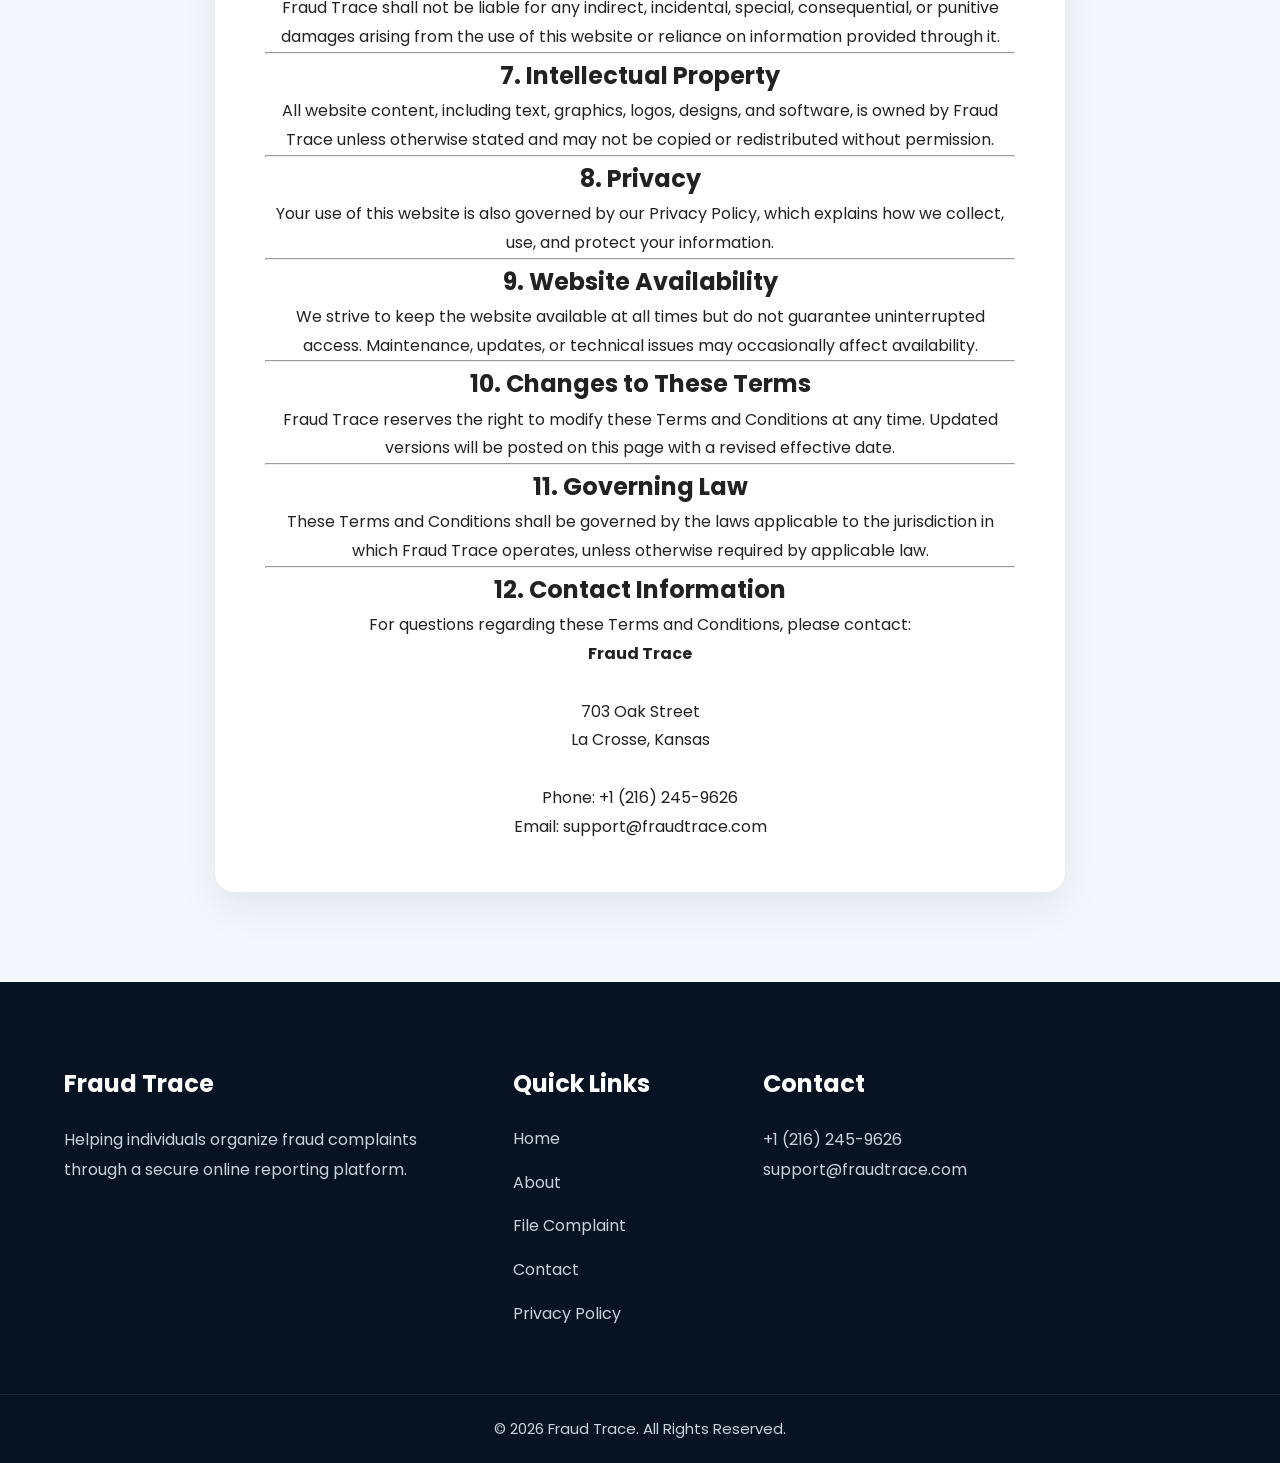
<file: terms.html>
<!DOCTYPE html>
<html lang="en">

<head>

<meta charset="UTF-8">

<meta http-equiv="X-UA-Compatible" content="IE=edge">

<meta name="viewport" content="width=device-width, initial-scale=1.0">

<title>Terms & Conditions | Fraud Trace</title>

<meta name="description"
content="Fraud Trace Terms and Conditions">

<link rel="preconnect" href="https://fonts.googleapis.com">

<link rel="preconnect" href="https://fonts.gstatic.com" crossorigin>

<link href="https://fonts.googleapis.com/css2?family=Poppins:wght@300;400;500;600;700;800&display=swap"
rel="stylesheet">

<link rel="stylesheet"
href="https://cdnjs.cloudflare.com/ajax/libs/font-awesome/6.6.0/css/all.min.css">

<link rel="stylesheet"
href="css/style.css">

</head>

<body>

<header>

<div class="container">

<div class="logo">

<i class="fa-solid fa-shield-halved"></i>

<span>Fraud Trace</span>

</div>

<nav>

<ul>

<li><a href="index.html">Home</a></li>

<li><a href="about.html">About</a></li>

<li><a href="complaint.html">File Complaint</a></li>

<li><a href="contact.html">Contact</a></li>

</ul>

</nav>

<a href="complaint.html" class="btn-primary">

File a Complaint

</a>

</div>

</header>

<section class="hero small-hero">

<div class="container">

<div class="hero-content text-center">

<h1>

Terms & Conditions

</h1>

<p>

Please read these Terms and Conditions carefully before using the Fraud Trace website.

</p>

</div>

</div>

</section>

<section class="privacy-section">

<div class="container">

<div class="success-card">

<h2>

1. Acceptance of Terms

</h2>

<p>

By accessing or using the Fraud Trace website, you agree to be bound by these Terms and Conditions. If you do not agree, please discontinue use of the website.

</p>

<hr>

<h2>

2. Our Service

</h2>

<p>

Fraud Trace provides an online platform where individuals can submit information regarding suspected fraud, upload supporting documentation, and communicate with our team.

</p>

<p>

Fraud Trace is an independent service and is not a law enforcement agency, government authority, court, or legal representative.

</p>

<hr>

<h2>

3. User Responsibilities

</h2>

<p>

By submitting a complaint, you confirm that:

</p>

<ul class="check-list">

<li><i class="fa-solid fa-check"></i> The information you provide is truthful to the best of your knowledge.</li>

<li><i class="fa-solid fa-check"></i> You have the right to submit any documents or evidence you upload.</li>

<li><i class="fa-solid fa-check"></i> You will not knowingly submit false, misleading, or fraudulent information.</li>

<li><i class="fa-solid fa-check"></i> Your submission does not violate the rights of others.</li>

</ul>

<hr>

<h2>

4. Evidence Uploads

</h2>

<p>

You are responsible for ensuring that any files you upload belong to you or that you have permission to submit them. Fraud Trace reserves the right to reject or remove files that are unlawful, harmful, or inappropriate.

</p>

<hr>

<h2>

5. No Guarantee of Outcome

</h2>

<p>

Submitting a complaint through Fraud Trace does not guarantee an investigation, recovery of funds, legal action, prosecution, or any specific outcome.

</p>

<p>

Each complaint is reviewed individually, and any recommendations or next steps depend on the information provided.

</p>

<hr>

<h2>

6. Limitation of Liability

</h2>

<p>

Fraud Trace shall not be liable for any indirect, incidental, special, consequential, or punitive damages arising from the use of this website or reliance on information provided through it.

</p>

<hr>

<h2>

7. Intellectual Property

</h2>

<p>

All website content, including text, graphics, logos, designs, and software, is owned by Fraud Trace unless otherwise stated and may not be copied or redistributed without permission.

</p>

<hr>

<h2>

8. Privacy

</h2>

<p>

Your use of this website is also governed by our Privacy Policy, which explains how we collect, use, and protect your information.

</p>

<hr>

<h2>

9. Website Availability

</h2>

<p>

We strive to keep the website available at all times but do not guarantee uninterrupted access. Maintenance, updates, or technical issues may occasionally affect availability.

</p>

<hr>

<h2>

10. Changes to These Terms

</h2>

<p>

Fraud Trace reserves the right to modify these Terms and Conditions at any time. Updated versions will be posted on this page with a revised effective date.

</p>

<hr>

<h2>

11. Governing Law

</h2>

<p>

These Terms and Conditions shall be governed by the laws applicable to the jurisdiction in which Fraud Trace operates, unless otherwise required by applicable law.

</p>

<hr>

<h2>

12. Contact Information

</h2>

<p>

For questions regarding these Terms and Conditions, please contact:

</p>

<p>

<strong>Fraud Trace</strong>

<br><br>

703 Oak Street

<br>

La Crosse, Kansas

<br><br>

Phone:

+1 (216) 245-9626

<br>

Email:

support@fraudtrace.com

</p>

</div>

</div>

</section>

<footer>

<div class="container footer-grid">

<div>

<h3>

Fraud Trace

</h3>

<p>

Helping individuals organize fraud complaints through a secure online reporting platform.

</p>

</div>

<div>

<h3>

Quick Links

</h3>

<ul>

<li><a href="index.html">Home</a></li>

<li><a href="about.html">About</a></li>

<li><a href="complaint.html">File Complaint</a></li>

<li><a href="contact.html">Contact</a></li>

<li><a href="privacy.html">Privacy Policy</a></li>

</ul>

</div>

<div>

<h3>

Contact

</h3>

<p>

+1 (216) 245-9626

</p>

<p>

support@fraudtrace.com

</p>

</div>

</div>

<div class="copyright">

<p>

© 2026 Fraud Trace. All Rights Reserved.

</p>

</div>

</footer>

<button id="topBtn">

<i class="fa-solid fa-arrow-up"></i>

</button>

<script src="js/script.js"></script>

</body>

</html>
</file>
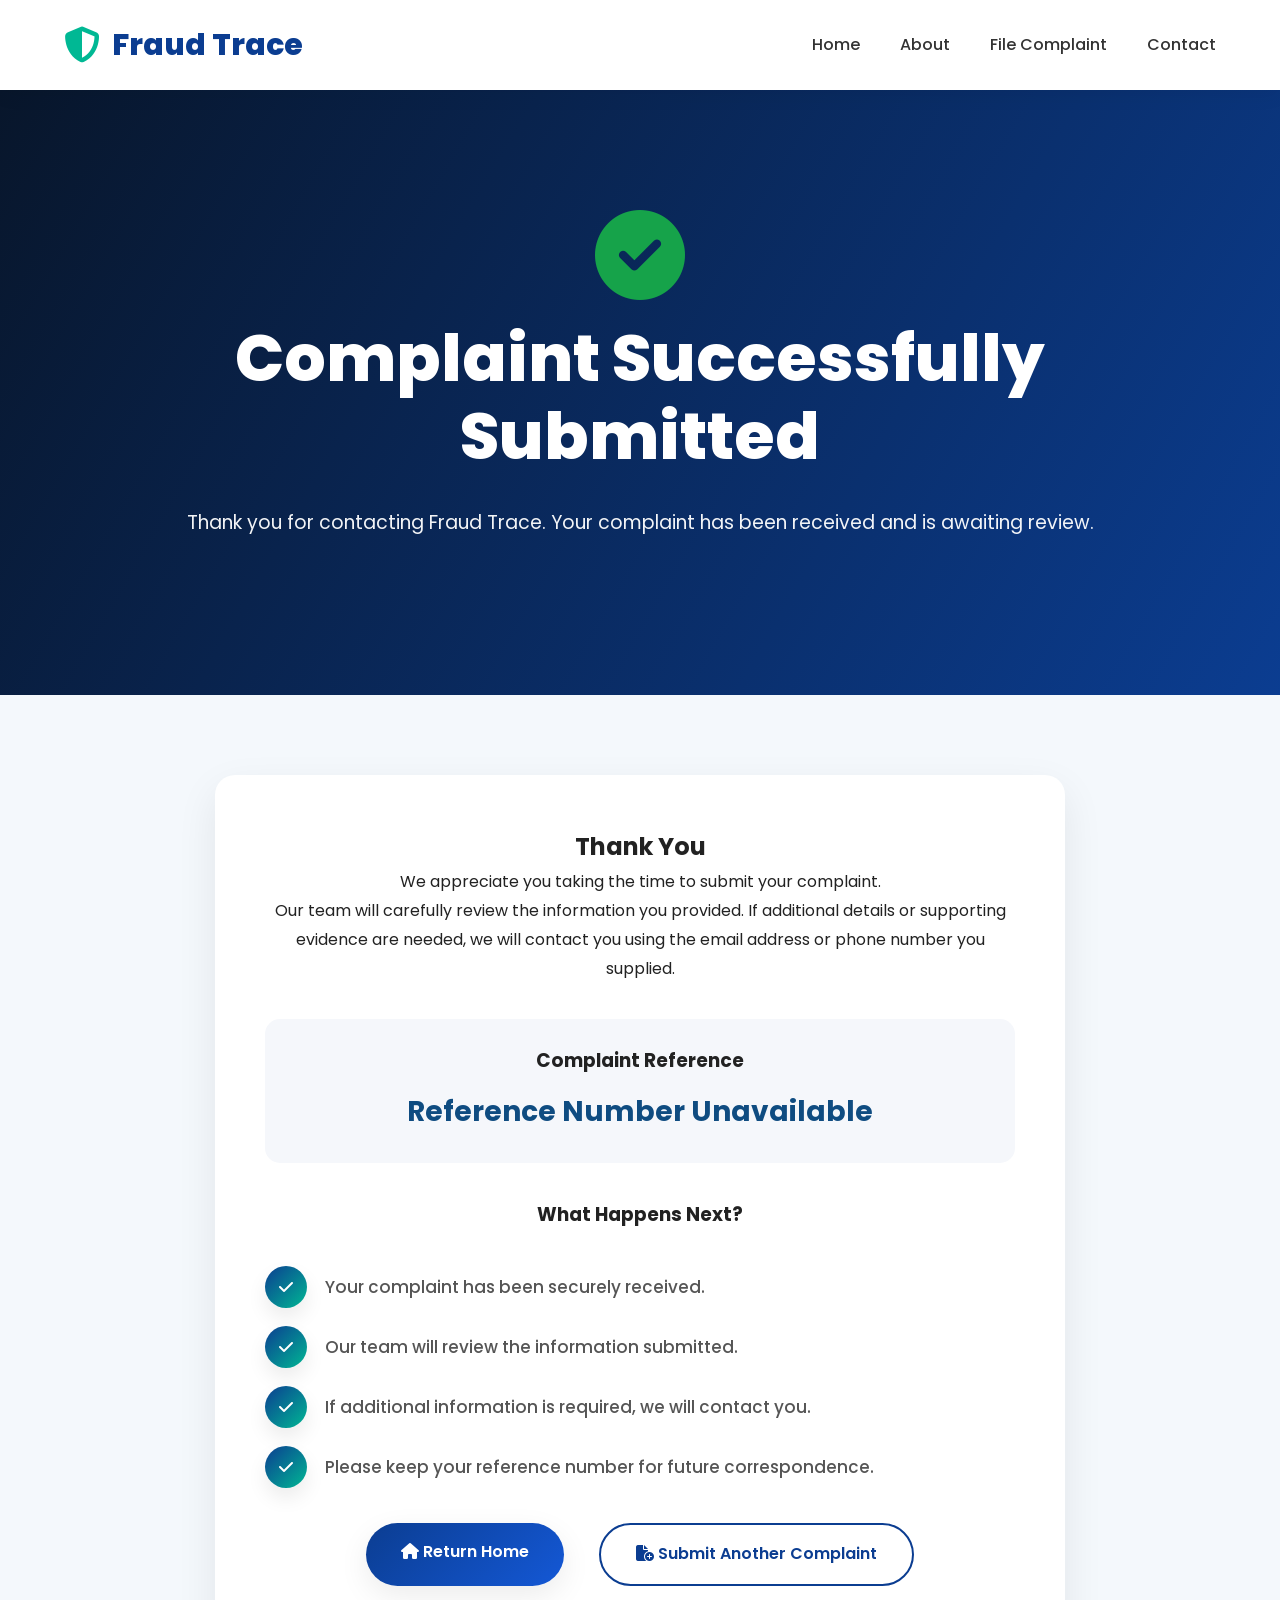
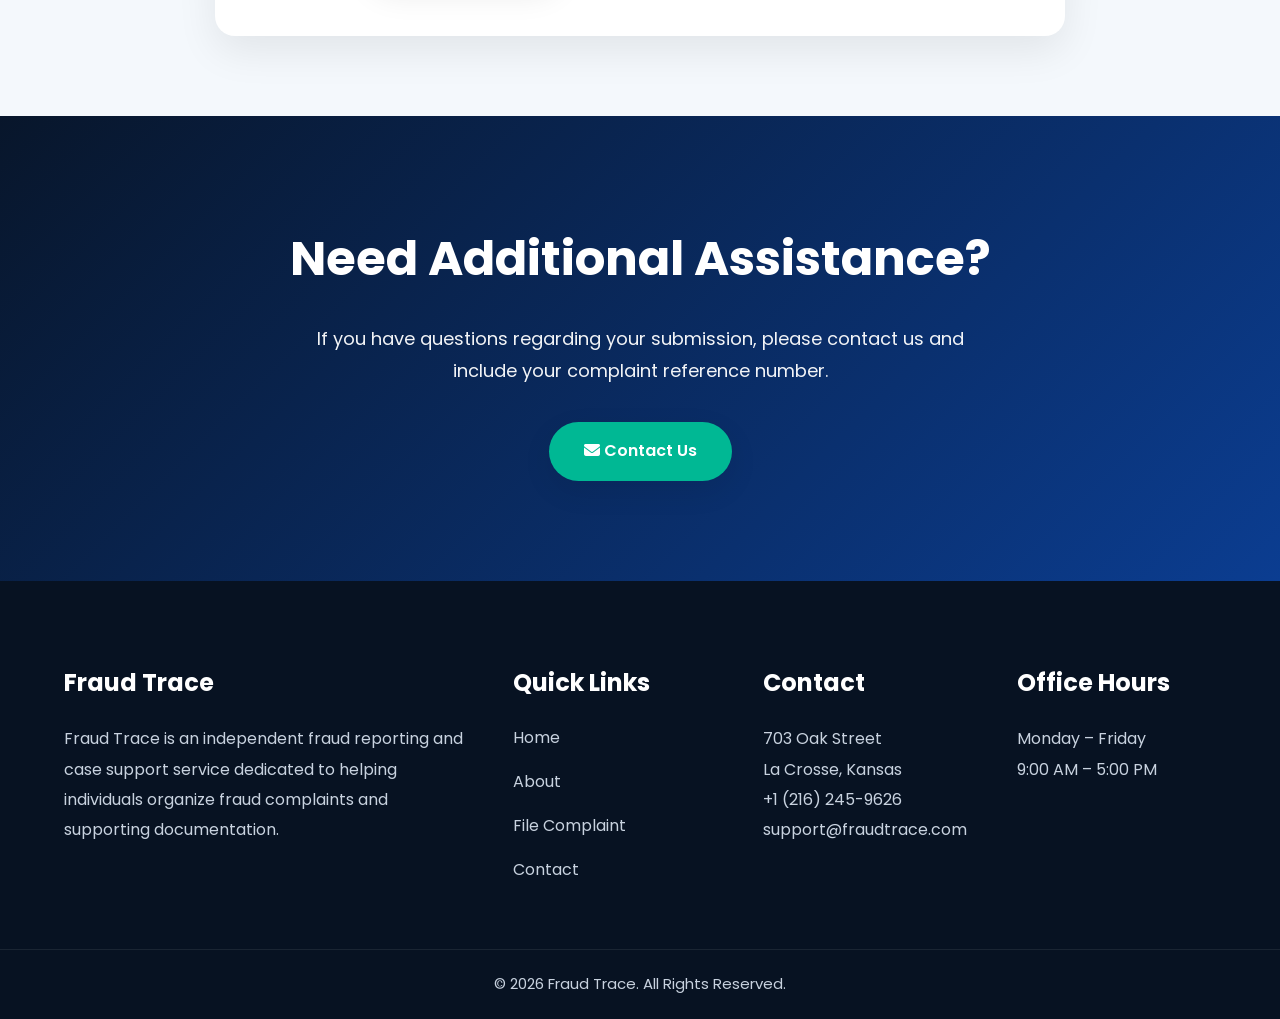
<file: thank-you.html>
<!DOCTYPE html>
<html lang="en">

<head>

<meta charset="UTF-8">

<meta http-equiv="X-UA-Compatible" content="IE=edge">

<meta name="viewport" content="width=device-width, initial-scale=1.0">

<title>Complaint Submitted | Fraud Trace</title>

<meta name="description"
content="Your complaint has been successfully submitted to Fraud Trace.">

<link rel="preconnect" href="https://fonts.googleapis.com">

<link rel="preconnect" href="https://fonts.gstatic.com" crossorigin>

<link href="https://fonts.googleapis.com/css2?family=Poppins:wght@300;400;500;600;700;800&display=swap"
rel="stylesheet">

<link rel="stylesheet"
href="https://cdnjs.cloudflare.com/ajax/libs/font-awesome/6.6.0/css/all.min.css">

<link rel="stylesheet"
href="css/style.css">

</head>

<body>

<header>

<div class="container">

<div class="logo">

<i class="fa-solid fa-shield-halved"></i>

<span>Fraud Trace</span>

</div>

<nav>

<ul>

<li><a href="index.html">Home</a></li>

<li><a href="about.html">About</a></li>

<li><a href="complaint.html">File Complaint</a></li>

<li><a href="contact.html">Contact</a></li>

</ul>

</nav>

</div>

</header>

<section class="hero small-hero">

<div class="container">

<div class="hero-content text-center">

<i class="fa-solid fa-circle-check success-icon"></i>

<h1>

Complaint Successfully Submitted

</h1>

<p>

Thank you for contacting Fraud Trace. Your complaint has been received and is awaiting review.

</p>

</div>

</div>

</section>

<section class="success-section">

<div class="container">

<div class="success-card">

<h2>

Thank You

</h2>

<p>

We appreciate you taking the time to submit your complaint.

</p>

<p>

Our team will carefully review the information you provided. If additional details or supporting evidence are needed, we will contact you using the email address or phone number you supplied.

</p>

<div class="reference-box">

<h3>

Complaint Reference

</h3>

<p id="referenceNumber">

Loading...

</p>

</div>

<h3>

What Happens Next?

</h3>

<ul class="check-list">

<li>

<i class="fa-solid fa-check"></i>

Your complaint has been securely received.

</li>

<li>

<i class="fa-solid fa-check"></i>

Our team will review the information submitted.

</li>

<li>

<i class="fa-solid fa-check"></i>

If additional information is required, we will contact you.

</li>

<li>

<i class="fa-solid fa-check"></i>

Please keep your reference number for future correspondence.

</li>

</ul>

<div class="success-buttons">

<a href="index.html" class="btn-primary">

<i class="fa-solid fa-house"></i>

Return Home

</a>

<a href="complaint.html" class="btn-secondary">

<i class="fa-solid fa-file-circle-plus"></i>

Submit Another Complaint

</a>

</div>

</div>

</div>

</section>

<section class="cta">

<div class="container">

<h2>

Need Additional Assistance?

</h2>

<p>

If you have questions regarding your submission, please contact us and include your complaint reference number.

</p>

<a href="contact.html" class="btn-primary">

<i class="fa-solid fa-envelope"></i>

Contact Us

</a>

</div>

</section>

<footer>

<div class="container footer-grid">

<div>

<h3>

Fraud Trace

</h3>

<p>

Fraud Trace is an independent fraud reporting and case support service dedicated to helping individuals organize fraud complaints and supporting documentation.

</p>

</div>

<div>

<h3>

Quick Links

</h3>

<ul>

<li><a href="index.html">Home</a></li>

<li><a href="about.html">About</a></li>

<li><a href="complaint.html">File Complaint</a></li>

<li><a href="contact.html">Contact</a></li>

</ul>

</div>

<div>

<h3>

Contact

</h3>

<p>

703 Oak Street

<br>

La Crosse, Kansas

</p>

<p>

+1 (216) 245-9626

</p>

<p>

support@fraudtrace.com

</p>

</div>

<div>

<h3>

Office Hours

</h3>

<p>

Monday – Friday

<br>

9:00 AM – 5:00 PM

</p>

</div>

</div>

<div class="copyright">

<p>

© 2026 Fraud Trace. All Rights Reserved.

</p>

</div>

</footer>

<button id="topBtn">

<i class="fa-solid fa-arrow-up"></i>

</button>

<script>

/*
Display the complaint reference number if it was
passed in the URL, for example:

thank-you.html?ref=FT-20260716-ABC123
*/

const params = new URLSearchParams(window.location.search);

const ref = params.get("ref");

document.getElementById("referenceNumber").textContent =

ref ? ref : "Reference Number Unavailable";

</script>

<script src="js/script.js"></script>

</body>

</html>
</file>
<file: css/style.css>
/* ===========================================================
   FRAUD TRACE
   Premium Website Design
   Author: ChatGPT
===========================================================*/

/* Google Font */

@import url('https://fonts.googleapis.com/css2?family=Poppins:wght@300;400;500;600;700;800&display=swap');

/* ===========================
RESET
=========================== */

*{
margin:0;
padding:0;
box-sizing:border-box;
scroll-behavior:smooth;
}

html{
overflow-x:hidden;
}

body{

font-family:'Poppins',sans-serif;

background:#f4f8fc;

color:#222;

line-height:1.8;

overflow-x:hidden;

}

/* ===========================
COLORS
=========================== */

:root{

--primary:#0B3D91;

--secondary:#00B894;

--dark:#08162b;

--light:#ffffff;

--grey:#f4f8fc;

--text:#555;

--shadow:0 10px 30px rgba(0,0,0,.08);

--radius:15px;

}

/* ===========================
GLOBAL
=========================== */

.container{

width:90%;

max-width:1200px;

margin:auto;

}

section{

padding:90px 0;

}

img{

width:100%;

display:block;

}

a{

text-decoration:none;

transition:.4s;

}

ul{

list-style:none;

}

.section-title{

text-align:center;

margin-bottom:60px;

}

.section-title span{

color:var(--secondary);

font-weight:700;

text-transform:uppercase;

letter-spacing:2px;

}

.section-title h2{

font-size:42px;

margin-top:10px;

color:var(--dark);

}

.section-title p{

margin-top:20px;

color:var(--text);

max-width:700px;

margin-left:auto;

margin-right:auto;

}

/* ===========================
BUTTONS
=========================== */

.btn-primary{

display:inline-block;

background:linear-gradient(135deg,#0B3D91,#1458d6);

color:white;

padding:15px 35px;

border-radius:50px;

font-weight:600;

box-shadow:var(--shadow);

transition:.4s;

}

.btn-primary:hover{

transform:translateY(-5px);

}

.btn-secondary{

display:inline-block;

padding:15px 35px;

border:2px solid var(--primary);

border-radius:50px;

color:var(--primary);

margin-left:15px;

font-weight:600;

transition:.4s;

}

.btn-secondary:hover{

background:var(--primary);

color:white;

}

/* ===========================
HEADER
=========================== */

header{

position:fixed;

top:0;

left:0;

width:100%;

background:white;

z-index:9999;

box-shadow:0 5px 20px rgba(0,0,0,.05);

}

header .container{

display:flex;

justify-content:space-between;

align-items:center;

height:90px;

}

.logo{

display:flex;

align-items:center;

font-size:30px;

font-weight:800;

color:var(--primary);

}

.logo i{

margin-right:12px;

font-size:36px;

color:var(--secondary);

}

nav ul{

display:flex;

gap:40px;

}

nav ul li a{

color:#333;

font-weight:500;

}

nav ul li a:hover{

color:var(--primary);

}

.active{

color:var(--primary);

font-weight:700;

}

/* ===========================
HERO
=========================== */

.hero{

margin-top:90px;

background:linear-gradient(120deg,#08162b,#0B3D91);

color:white;

padding:120px 0;

overflow:hidden;

}

.hero-grid{

display:grid;

grid-template-columns:1fr 1fr;

gap:60px;

align-items:center;

}

.hero h1{

font-size:65px;

font-weight:800;

line-height:1.2;

margin-bottom:30px;

}

.hero h1 span{

display:block;

color:#00ffd5;

}

.hero p{

font-size:19px;

opacity:.95;

margin-bottom:35px;

}

.hero-buttons{

display:flex;

align-items:center;

margin-bottom:40px;

}

.hero-features{

display:flex;

gap:30px;

flex-wrap:wrap;

}

.hero-features div{

background:rgba(255,255,255,.12);

padding:15px 20px;

border-radius:50px;

backdrop-filter:blur(10px);

font-size:15px;

}

.hero-features i{

margin-right:8px;

color:#00ffd5;

}

.hero-image{

position:relative;

animation:float 5s ease-in-out infinite;

}

.hero-image img{

border-radius:20px;

box-shadow:0 30px 60px rgba(0,0,0,.3);

}

/* ===========================
FLOAT ANIMATION
=========================== */

@keyframes float{

0%{

transform:translateY(0);

}

50%{

transform:translateY(-15px);

}

100%{

transform:translateY(0);

}

}

/* ===========================
STATS
=========================== */

.stats{

margin-top:-60px;

position:relative;

z-index:20;

}

.stats .container{

display:grid;

grid-template-columns:repeat(4,1fr);

gap:25px;

}

.stat-card{

background:white;

padding:40px;

text-align:center;

border-radius:20px;

box-shadow:var(--shadow);

transition:.4s;

}

.stat-card:hover{

transform:translateY(-10px);

}

.stat-card h2{

font-size:40px;

color:var(--primary);

margin-bottom:10px;

}

.stat-card p{

color:#777;

}

/* ===========================
ABOUT PREVIEW
=========================== */

.grid-two{

display:grid;

grid-template-columns:1fr 1fr;

gap:70px;

align-items:center;

}

.about-preview img{

border-radius:20px;

box-shadow:var(--shadow);

}

.about-preview h2{

font-size:42px;

color:var(--dark);

margin-bottom:25px;

}

.about-preview h3{

color:var(--secondary);

margin:20px 0;

font-size:24px;

}

.about-preview p{

margin-bottom:20px;

color:var(--text);

}
/* ===========================================================
   SERVICES SECTION
=========================================================== */

.services{

background:#ffffff;

}

.service-grid{

display:grid;

grid-template-columns:repeat(auto-fit,minmax(260px,1fr));

gap:30px;

margin-top:60px;

}

.service-card{

background:#fff;

padding:40px 30px;

border-radius:20px;

box-shadow:0 15px 40px rgba(0,0,0,.08);

text-align:center;

transition:.4s;

position:relative;

overflow:hidden;

cursor:pointer;

}

.service-card::before{

content:"";

position:absolute;

left:0;

top:0;

width:100%;

height:5px;

background:linear-gradient(90deg,#0B3D91,#00B894);

transform:scaleX(0);

transition:.4s;

transform-origin:left;

}

.service-card:hover::before{

transform:scaleX(1);

}

.service-card:hover{

transform:translateY(-12px);

box-shadow:0 25px 60px rgba(0,0,0,.12);

}

.service-card i{

font-size:55px;

margin-bottom:25px;

color:var(--primary);

transition:.4s;

}

.service-card:hover i{

color:var(--secondary);

transform:scale(1.1);

}

.service-card h3{

font-size:24px;

margin-bottom:15px;

color:var(--dark);

}

.service-card p{

color:#666;

font-size:15px;

line-height:1.8;

}

/* ===========================================================
   FRAUD TYPES
=========================================================== */

.fraud-types{

background:#f7f9fc;

}

.fraud-grid{

display:grid;

grid-template-columns:repeat(auto-fit,minmax(250px,1fr));

gap:30px;

margin-top:60px;

}

.fraud-card{

background:white;

padding:35px;

border-radius:18px;

box-shadow:0 15px 40px rgba(0,0,0,.08);

transition:.4s;

text-align:center;

border:1px solid transparent;

}

.fraud-card:hover{

transform:translateY(-10px);

border-color:#0B3D91;

}

.fraud-card i{

font-size:48px;

margin-bottom:20px;

color:#0B3D91;

}

.fraud-card h3{

font-size:22px;

margin-bottom:12px;

color:#08162b;

}

.fraud-card p{

color:#666;

line-height:1.8;

}

/* ===========================================================
   PROCESS / TIMELINE
=========================================================== */

.process{

background:white;

}

.timeline{

display:grid;

grid-template-columns:repeat(auto-fit,minmax(250px,1fr));

gap:35px;

margin-top:70px;

}

.step{

background:#f7f9fc;

padding:40px;

border-radius:20px;

position:relative;

transition:.4s;

text-align:center;

}

.step:hover{

transform:translateY(-10px);

background:#0B3D91;

color:white;

}

.step:hover p,

.step:hover h3{

color:white;

}

.number{

width:70px;

height:70px;

background:#00B894;

border-radius:50%;

display:flex;

justify-content:center;

align-items:center;

margin:auto;

margin-bottom:25px;

font-size:30px;

font-weight:bold;

color:white;

box-shadow:0 10px 25px rgba(0,0,0,.15);

}

.step h3{

font-size:24px;

margin-bottom:15px;

color:#08162b;

transition:.4s;

}

.step p{

color:#666;

transition:.4s;

}
/* ===========================================================
   WHY CHOOSE US
=========================================================== */

.why-us{

background:#ffffff;

}

.check-list{

margin-top:35px;

}

.check-list li{

display:flex;

align-items:center;

margin-bottom:18px;

font-size:17px;

color:#555;

font-weight:500;

}

.check-list i{

width:42px;

height:42px;

background:linear-gradient(135deg,#0B3D91,#00B894);

color:#fff;

border-radius:50%;

display:flex;

justify-content:center;

align-items:center;

margin-right:18px;

font-size:16px;

box-shadow:0 10px 20px rgba(0,0,0,.08);

}

.why-us img{

border-radius:20px;

box-shadow:0 20px 50px rgba(0,0,0,.12);

}

/* ===========================================================
   TESTIMONIALS
=========================================================== */

.testimonials{

background:#f7f9fc;

}

.testimonial-grid{

display:grid;

grid-template-columns:repeat(auto-fit,minmax(320px,1fr));

gap:35px;

margin-top:60px;

}

.testimonial{

background:#fff;

padding:40px;

border-radius:20px;

box-shadow:0 20px 50px rgba(0,0,0,.08);

transition:.4s;

position:relative;

}

.testimonial:hover{

transform:translateY(-12px);

}

.testimonial::before{

content:"★★★★★";

position:absolute;

top:20px;

right:25px;

font-size:14px;

color:#FFD700;

letter-spacing:2px;

}

.stars{

color:#FFD700;

font-size:22px;

margin-bottom:20px;

}

.testimonial p{

font-style:italic;

color:#666;

line-height:1.9;

margin-bottom:25px;

}

.testimonial h4{

color:#0B3D91;

font-size:18px;

}

/* ===========================================================
   CALL TO ACTION
=========================================================== */

.cta{

background:linear-gradient(135deg,#08162b,#0B3D91);

text-align:center;

color:white;

padding:100px 20px;

}

.cta h2{

font-size:48px;

margin-bottom:20px;

}

.cta p{

max-width:700px;

margin:auto;

margin-bottom:35px;

font-size:18px;

opacity:.95;

}

.cta .btn-primary{

background:#00B894;

}

.cta .btn-primary:hover{

background:#02a37e;

}

/* ===========================================================
   FAQ
=========================================================== */

.faq{

background:#fff;

}

.faq-container{

max-width:900px;

margin:auto;

margin-top:60px;

}

.faq-item{

background:#f7f9fc;

padding:30px;

margin-bottom:25px;

border-left:6px solid #0B3D91;

border-radius:15px;

transition:.4s;

}

.faq-item:hover{

transform:translateX(10px);

}

.faq-item h3{

margin-bottom:15px;

font-size:22px;

color:#08162b;

}

.faq-item p{

color:#666;

line-height:1.9;

}

/* ===========================================================
   CONTACT PREVIEW
=========================================================== */

.contact-preview{

background:#f7f9fc;

}

.contact-grid{

display:grid;

grid-template-columns:1fr 1fr;

gap:60px;

align-items:center;

}

.contact-box{

display:flex;

align-items:flex-start;

margin-bottom:30px;

background:#fff;

padding:20px;

border-radius:15px;

box-shadow:0 10px 30px rgba(0,0,0,.06);

}

.contact-box i{

width:60px;

height:60px;

background:#0B3D91;

color:#fff;

display:flex;

justify-content:center;

align-items:center;

border-radius:50%;

margin-right:20px;

font-size:22px;

}

.contact-box h4{

margin-bottom:8px;

color:#08162b;

}

.contact-box p{

color:#666;

line-height:1.8;

}

/* ===========================================================
   NEWSLETTER
=========================================================== */

.newsletter{

background:#08162b;

text-align:center;

color:#fff;

padding:80px 20px;

}

.newsletter h2{

font-size:40px;

margin-bottom:15px;

}

.newsletter p{

margin-bottom:30px;

opacity:.9;

}

.newsletter form{

display:flex;

justify-content:center;

align-items:center;

gap:15px;

flex-wrap:wrap;

}

.newsletter input{

width:420px;

max-width:100%;

padding:18px 22px;

border:none;

outline:none;

border-radius:50px;

font-size:16px;

}

.newsletter button{

border:none;

cursor:pointer;

}
/* ===========================================================
   FOOTER
=========================================================== */

footer{

background:#071222;

color:#fff;

padding:80px 0 20px;

}

.footer-grid{

display:grid;

grid-template-columns:2fr 1fr 1fr 1fr;

gap:50px;

}

footer h3{

font-size:24px;

margin-bottom:20px;

color:#fff;

}

footer p{

color:#c8d2df;

line-height:1.9;

}

footer ul li{

margin-bottom:15px;

}

footer ul li a{

color:#c8d2df;

transition:.3s;

}

footer ul li a:hover{

color:#00B894;

padding-left:8px;

}

.social-icons{

display:flex;

gap:15px;

margin-top:20px;

}

.social-icons a{

width:45px;

height:45px;

background:rgba(255,255,255,.08);

display:flex;

justify-content:center;

align-items:center;

border-radius:50%;

color:#fff;

font-size:18px;

transition:.4s;

}

.social-icons a:hover{

background:#00B894;

transform:translateY(-5px);

}

.copyright{

margin-top:50px;

padding-top:20px;

border-top:1px solid rgba(255,255,255,.08);

text-align:center;

color:#a8b4c2;

font-size:15px;

}

/* ===========================================================
   SCROLL TO TOP
=========================================================== */

#topBtn{

position:fixed;

right:25px;

bottom:25px;

width:55px;

height:55px;

border:none;

border-radius:50%;

background:#0B3D91;

color:#fff;

font-size:20px;

cursor:pointer;

display:flex;

justify-content:center;

align-items:center;

box-shadow:0 15px 30px rgba(0,0,0,.2);

transition:.4s;

z-index:999;

}

#topBtn:hover{

background:#00B894;

transform:translateY(-6px);

}

/* ===========================================================
   SIMPLE FADE ANIMATION
=========================================================== */

.service-card,
.fraud-card,
.step,
.stat-card,
.testimonial,
.contact-box{

animation:fadeUp .8s ease both;

}

@keyframes fadeUp{

0%{

opacity:0;

transform:translateY(40px);

}

100%{

opacity:1;

transform:translateY(0);

}

}

/* ===========================================================
   CUSTOM SCROLLBAR
=========================================================== */

::-webkit-scrollbar{

width:10px;

}

::-webkit-scrollbar-track{

background:#eef2f8;

}

::-webkit-scrollbar-thumb{

background:#0B3D91;

border-radius:20px;

}

::-webkit-scrollbar-thumb:hover{

background:#00B894;

}

/* ===========================================================
   RESPONSIVE DESIGN
=========================================================== */

@media(max-width:1100px){

.hero-grid{

grid-template-columns:1fr;

text-align:center;

}

.grid-two{

grid-template-columns:1fr;

}

.contact-grid{

grid-template-columns:1fr;

}

.footer-grid{

grid-template-columns:1fr 1fr;

}

.hero h1{

font-size:50px;

}

.hero-buttons{

justify-content:center;

flex-wrap:wrap;

}

.hero-features{

justify-content:center;

}

}

@media(max-width:900px){

header .container{

flex-direction:column;

height:auto;

padding:20px 0;

}

nav{

margin:20px 0;

}

nav ul{

flex-wrap:wrap;

justify-content:center;

gap:20px;

}

.stats .container{

grid-template-columns:repeat(2,1fr);

}

.section-title h2{

font-size:34px;

}

.hero h1{

font-size:42px;

}

}

@media(max-width:768px){

section{

padding:70px 0;

}

.hero{

padding:90px 0;

}

.hero h1{

font-size:36px;

}

.hero p{

font-size:17px;

}

.btn-primary,

.btn-secondary{

display:block;

width:100%;

text-align:center;

margin:10px 0;

}

.stats .container{

grid-template-columns:1fr;

}

.service-grid{

grid-template-columns:1fr;

}

.fraud-grid{

grid-template-columns:1fr;

}

.timeline{

grid-template-columns:1fr;

}

.testimonial-grid{

grid-template-columns:1fr;

}

.footer-grid{

grid-template-columns:1fr;

text-align:center;

}

.social-icons{

justify-content:center;

}

.newsletter form{

flex-direction:column;

}

.newsletter input{

width:100%;

}

.contact-box{

flex-direction:column;

text-align:center;

align-items:center;

}

.contact-box i{

margin-right:0;

margin-bottom:15px;

}

}

@media(max-width:480px){

.hero h1{

font-size:30px;

}

.section-title h2{

font-size:28px;

}

.logo{

font-size:24px;

}

.logo i{

font-size:28px;

}

.stat-card h2{

font-size:30px;

}

}

/* ===========================================================
   UTILITIES
=========================================================== */

.text-center{

text-align:center;

}

.mt-20{

margin-top:20px;

}

.mt-40{

margin-top:40px;

}

.mb-20{

margin-bottom:20px;

}

.mb-40{

margin-bottom:40px;

}
/* ==========================================
THANK YOU PAGE
========================================== */

.success-section{

padding:80px 0;

}

.success-card{

max-width:850px;

margin:auto;

background:#fff;

padding:50px;

border-radius:20px;

box-shadow:0 15px 40px rgba(0,0,0,.08);

text-align:center;

}

.success-icon{

font-size:90px;

color:#16a34a;

margin-bottom:20px;

}

.reference-box{

margin:35px 0;

padding:25px;

background:#f5f7fb;

border-radius:15px;

}

.reference-box h3{

margin-bottom:10px;

}

.reference-box p{

font-size:28px;

font-weight:700;

color:#0f4c81;

word-break:break-word;

}

.success-buttons{

margin-top:35px;

display:flex;

justify-content:center;

gap:20px;

flex-wrap:wrap;

}
</file>
